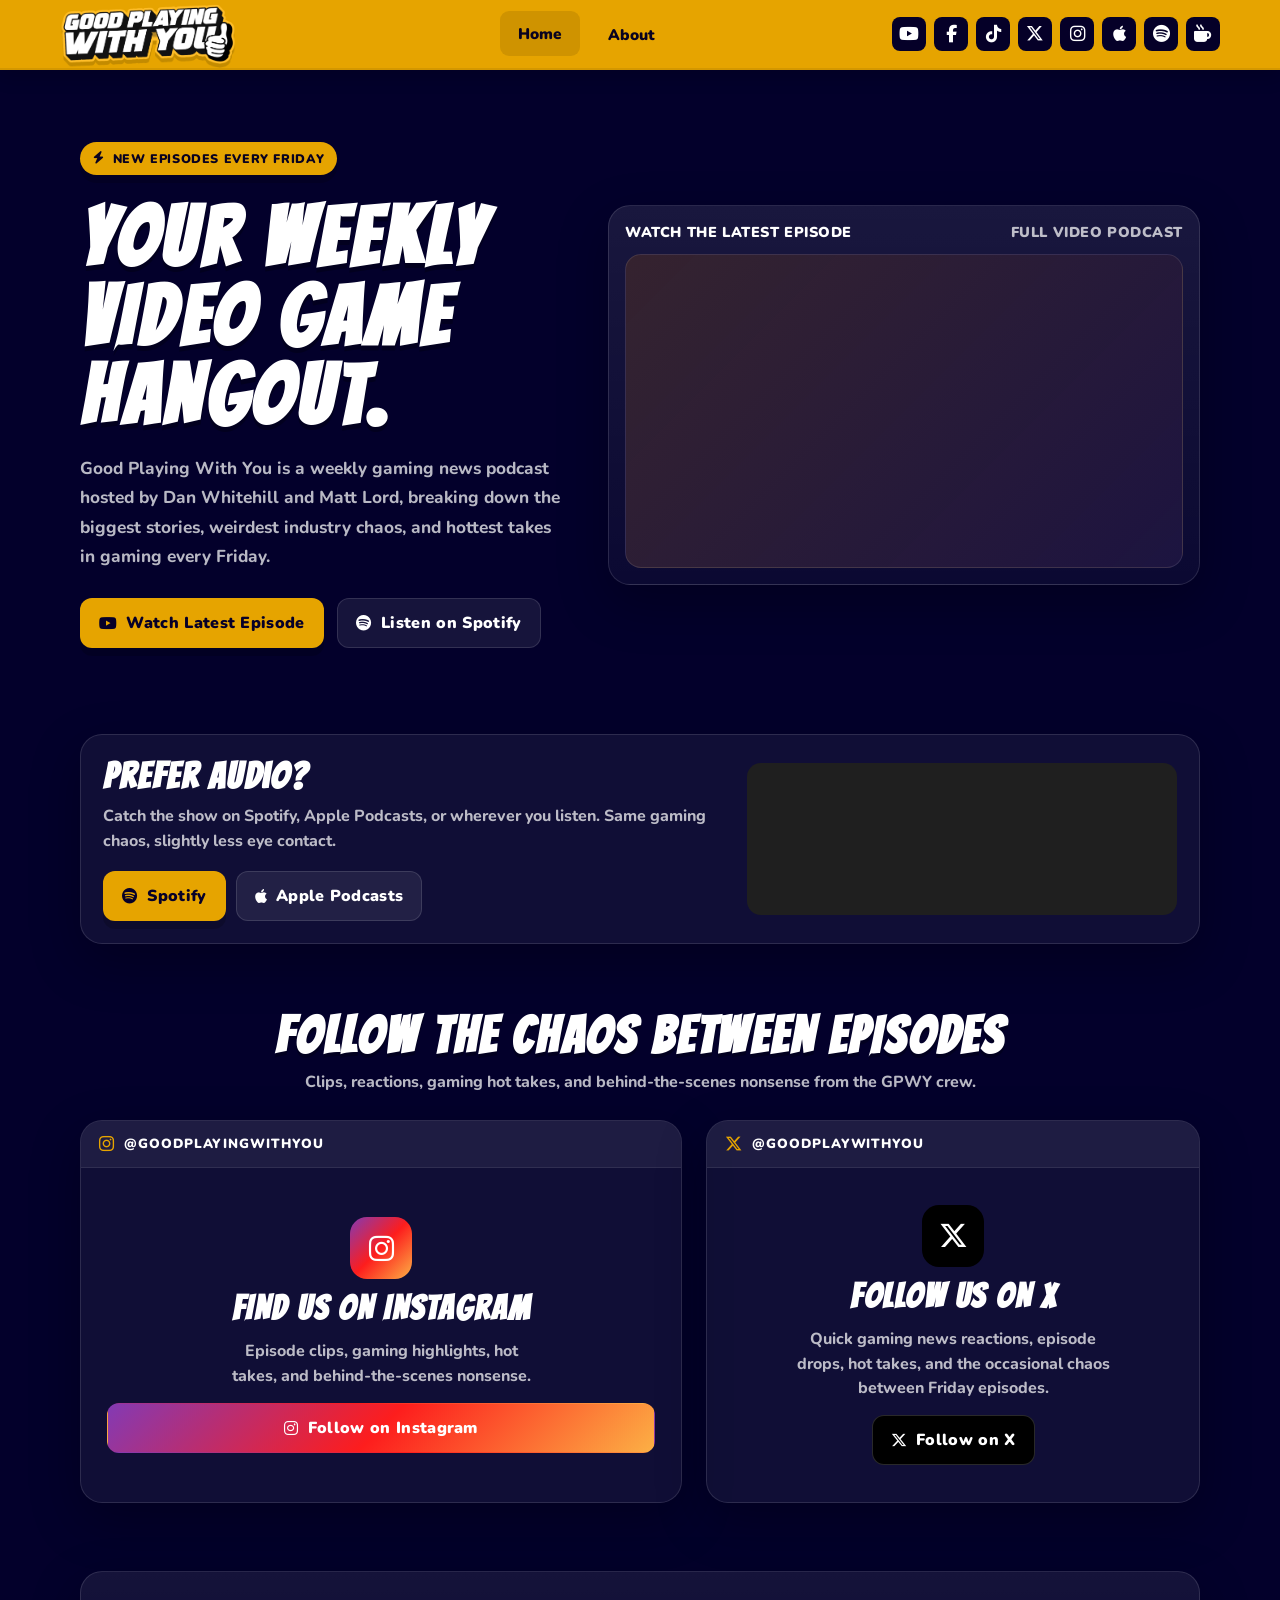
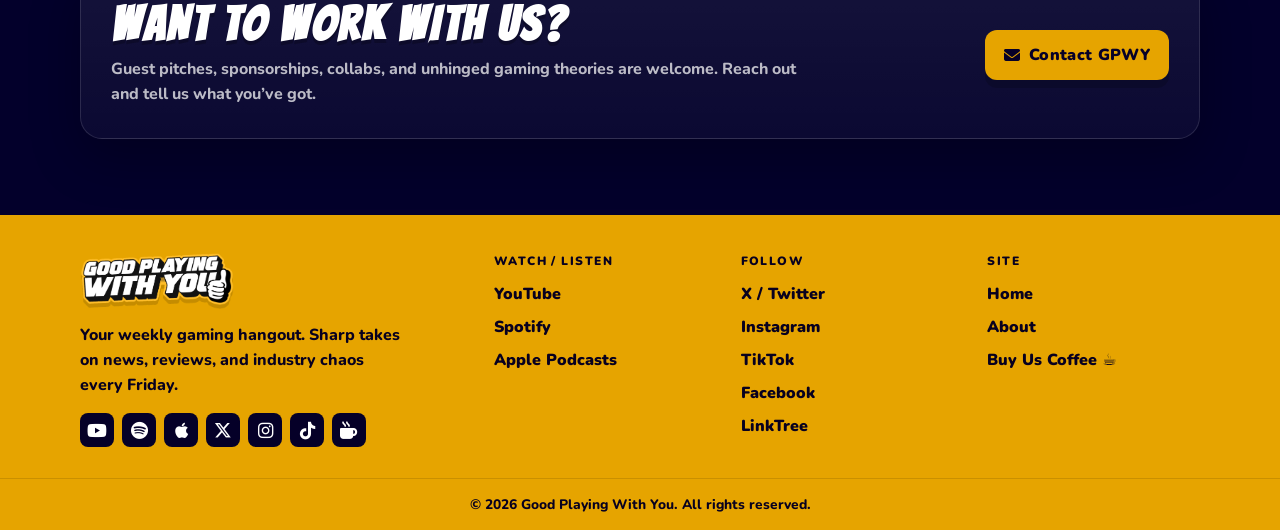
<file: index.html>
<!DOCTYPE html>
<html lang="en">
<head>
  <meta charset="UTF-8" />
  <meta name="viewport" content="width=device-width, initial-scale=1.0" />

  <title>Good Playing With You — Weekly Gaming Podcast</title>
  <meta name="description" content="Good Playing With You is your weekly gaming hangout. Dan Whitehill and Matt Lord break down the biggest gaming news, reviews, and industry chaos every Friday." />
  <meta name="keywords" content="gaming podcast, video game podcast, video game news, gaming news, game reviews, PlayStation, Xbox, Nintendo, YouTube gaming podcast, Spotify gaming podcast, Good Playing With You, Dan Whitehill, Matt Lord" />
  <link rel="canonical" href="https://www.goodplayingwithyou.com" />

  <meta property="og:title" content="Good Playing With You — Weekly Gaming Podcast" />
  <meta property="og:description" content="Your weekly gaming hangout. Sharp takes on gaming news, reviews, leaks, and industry chaos every Friday." />
  <meta property="og:type" content="website" />
  <meta property="og:url" content="https://www.goodplayingwithyou.com" />
  <meta name="twitter:card" content="summary_large_image" />

  <link rel="preconnect" href="https://fonts.googleapis.com">
  <link rel="preconnect" href="https://fonts.gstatic.com" crossorigin>
  <link href="https://fonts.googleapis.com/css2?family=Bangers&family=Nunito:wght@400;600;700;800;900&display=swap" rel="stylesheet">
  <link rel="stylesheet" href="https://cdnjs.cloudflare.com/ajax/libs/font-awesome/6.5.0/css/all.min.css" />

  <style>
    :root {
      --navy: #03002b;
      --navy-2: #090042;
      --gold: #e6a400;
      --gold-dark: #c98e00;
      --white: #ffffff;
      --muted: rgba(255,255,255,0.72);
      --muted-2: rgba(255,255,255,0.52);
      --card: rgba(255,255,255,0.055);
      --card-2: rgba(255,255,255,0.08);
      --line: rgba(255,255,255,0.12);
      --shadow: 0 18px 50px rgba(0,0,0,0.26);
      --radius: 22px;
      --container: 1120px;
    }

    * { box-sizing: border-box; }

    html { scroll-behavior: smooth; }

    body {
      margin: 0;
      background: var(--navy);
      color: var(--white);
      font-family: 'Nunito', system-ui, -apple-system, BlinkMacSystemFont, "Segoe UI", sans-serif;
      min-height: 100vh;
    }

    a { color: inherit; }

    img { max-width: 100%; }

    .container {
      width: min(var(--container), calc(100% - 40px));
      margin: 0 auto;
    }

    /* HEADER */
    .site-header {
      position: sticky;
      top: 0;
      z-index: 100;
      background: var(--gold);
      border-bottom: 2px solid rgba(0,0,0,0.08);
      box-shadow: 0 6px 18px rgba(0,0,0,0.16);
    }

    .header-inner {
      width: min(1160px, calc(100% - 36px));
      margin: 0 auto;
      min-height: 68px;
      display: grid;
      grid-template-columns: 220px 1fr auto;
      align-items: center;
      gap: 18px;
    }

    .site-logo {
      display: inline-flex;
      align-items: center;
      text-decoration: none;
    }

    .site-logo img {
      width: 176px;
      height: auto;
      display: block;
      filter: drop-shadow(0 4px 0 rgba(0,0,0,0.15));
    }

    .header-nav {
      display: flex;
      align-items: center;
      justify-content: center;
      gap: 10px;
    }

    .header-nav a {
      text-decoration: none;
      color: #090220;
      font-weight: 900;
      font-size: 0.96rem;
      padding: 12px 18px;
      border-radius: 9px;
      transition: background 0.2s ease, transform 0.15s ease;
    }

    .header-nav a:hover,
    .header-nav a.active {
      background: rgba(0,0,0,0.1);
      transform: translateY(-1px);
    }

    .header-social,
    .footer-social {
      display: flex;
      align-items: center;
      gap: 8px;
      flex-wrap: wrap;
      justify-content: flex-end;
    }

    .social-icon,
    .footer-social-icon {
      width: 34px;
      height: 34px;
      border-radius: 8px;
      background: #050028;
      color: #fff;
      text-decoration: none;
      display: inline-flex;
      align-items: center;
      justify-content: center;
      font-size: 1.1rem;
      transition: transform 0.15s ease, background 0.2s ease;
    }

    .social-icon:hover,
    .footer-social-icon:hover {
      transform: translateY(-2px);
      background: #17104b;
    }

    .hamburger {
      display: none;
      width: 42px;
      height: 42px;
      border: 0;
      border-radius: 10px;
      background: rgba(0,0,0,0.12);
      padding: 10px;
      cursor: pointer;
    }

    .hamburger span {
      display: block;
      height: 3px;
      background: #090220;
      border-radius: 99px;
      margin: 5px 0;
    }

    .mobile-nav {
      display: none;
      background: var(--gold);
      border-top: 1px solid rgba(0,0,0,0.1);
      padding: 10px 20px 18px;
      text-align: center;
    }

    .mobile-nav a {
      display: block;
      color: #090220;
      font-weight: 900;
      text-decoration: none;
      padding: 12px;
      border-radius: 8px;
    }

    .mobile-nav a:hover { background: rgba(0,0,0,0.1); }

    /* HERO */
    .hero {
      padding: 72px 0 52px;
    }

    .hero-grid {
      display: grid;
      grid-template-columns: minmax(0, 0.9fr) minmax(420px, 1.1fr);
      gap: 44px;
      align-items: center;
    }

    .eyebrow {
      display: inline-flex;
      align-items: center;
      gap: 8px;
      color: #090220;
      background: var(--gold);
      font-weight: 1000;
      letter-spacing: 0.05em;
      text-transform: uppercase;
      font-size: 0.78rem;
      border-radius: 999px;
      padding: 8px 13px;
      box-shadow: 0 8px 0 rgba(0,0,0,0.16);
    }

    .hero h1,
    .section-title,
    .card-title,
    .fallback-title {
      font-family: 'Bangers', Impact, fantasy;
      letter-spacing: 0.055em;
      line-height: 0.95;
      text-transform: uppercase;
    }

    .hero h1 {
      font-size: clamp(3.1rem, 6.5vw, 6.25rem);
      margin: 24px 0 18px;
      text-shadow: 0 5px 0 rgba(0,0,0,0.28);
    }

    .hero-copy {
      color: var(--muted);
      font-size: 1.08rem;
      font-weight: 750;
      line-height: 1.7;
      max-width: 560px;
      margin: 0 0 26px;
    }

    .button-row {
      display: flex;
      flex-wrap: wrap;
      gap: 13px;
      align-items: center;
    }

    .btn {
      display: inline-flex;
      align-items: center;
      justify-content: center;
      gap: 9px;
      min-height: 48px;
      padding: 13px 18px;
      border-radius: 12px;
      font-weight: 1000;
      text-decoration: none;
      letter-spacing: 0.02em;
      transition: transform 0.15s ease, opacity 0.2s ease, background 0.2s ease;
      border: 1px solid transparent;
    }

    .btn:hover { transform: translateY(-2px); }

    .btn-primary {
      background: var(--gold);
      color: #070028;
      box-shadow: 0 8px 0 rgba(0,0,0,0.18);
    }

    .btn-secondary {
      background: rgba(255,255,255,0.08);
      border-color: var(--line);
      color: #fff;
    }

    .hero-media {
      background: linear-gradient(180deg, rgba(255,255,255,0.09), rgba(255,255,255,0.035));
      border: 1px solid var(--line);
      border-radius: var(--radius);
      padding: 16px;
      box-shadow: var(--shadow);
    }

    .media-label {
      display: flex;
      justify-content: space-between;
      gap: 16px;
      align-items: center;
      margin-bottom: 12px;
      color: var(--muted);
      font-size: 0.9rem;
      font-weight: 900;
      letter-spacing: 0.04em;
      text-transform: uppercase;
    }

    .media-label span:first-child {
      color: #fff;
    }

    .youtube-frame {
      aspect-ratio: 16 / 9;
      border-radius: 16px;
      overflow: hidden;
      background:
        linear-gradient(135deg, rgba(230,164,0,0.16), rgba(255,255,255,0.04)),
        #130a38;
      position: relative;
      border: 1px solid rgba(255,255,255,0.1);
    }

    .youtube-frame iframe {
      width: 100%;
      height: 100%;
      border: 0;
      display: block;
    }

    .youtube-placeholder {
      position: absolute;
      inset: 0;
      display: flex;
      align-items: center;
      justify-content: center;
      text-align: center;
      padding: 28px;
    }

    .youtube-placeholder-inner {
      max-width: 420px;
    }

    .youtube-placeholder i {
      font-size: 3.25rem;
      color: var(--gold);
      margin-bottom: 14px;
    }

    .youtube-placeholder h2 {
      margin: 0 0 10px;
      font-size: 1.5rem;
    }

    .youtube-placeholder p {
      margin: 0 0 18px;
      color: var(--muted);
      line-height: 1.55;
      font-weight: 750;
    }

    /* SECTIONS */
    .section {
      padding: 34px 0;
    }

    .section-head {
      text-align: center;
      max-width: 760px;
      margin: 0 auto 24px;
    }

    .section-title {
      font-size: clamp(2.1rem, 4vw, 3.2rem);
      margin: 0 0 10px;
      text-shadow: 0 4px 0 rgba(0,0,0,0.24);
    }

    .section-copy {
      margin: 0 auto;
      color: var(--muted);
      font-weight: 760;
      font-size: 1rem;
      line-height: 1.6;
    }

    /* AUDIO */
    .audio-card {
      background: var(--card);
      border: 1px solid var(--line);
      border-radius: var(--radius);
      padding: 22px;
      display: grid;
      grid-template-columns: 1fr minmax(260px, 430px);
      gap: 22px;
      align-items: center;
      box-shadow: var(--shadow);
    }

    .audio-card h2 {
      margin: 0 0 8px;
      font-family: 'Bangers', Impact, fantasy;
      letter-spacing: 0.05em;
      font-size: 2.3rem;
    }

    .audio-card p {
      margin: 0;
      color: var(--muted);
      font-weight: 760;
      line-height: 1.6;
    }

    .listen-buttons {
      display: flex;
      gap: 10px;
      flex-wrap: wrap;
      margin-top: 16px;
    }

    .spotify-compact iframe {
      width: 100%;
      height: 152px;
      border: 0;
      border-radius: 14px;
      display: block;
      background: #1f1f1f;
    }

    /* SOCIAL */
    .social-grid {
      display: grid;
      grid-template-columns: minmax(0, 1fr) minmax(320px, 0.82fr);
      gap: 24px;
      align-items: stretch;
    }

    .feed-panel {
      background: var(--card);
      border: 1px solid var(--line);
      border-radius: var(--radius);
      overflow: hidden;
      box-shadow: var(--shadow);
      min-width: 0;
    }

    .feed-panel-header {
      display: flex;
      align-items: center;
      gap: 10px;
      padding: 14px 18px;
      background: rgba(255,255,255,0.06);
      border-bottom: 1px solid rgba(255,255,255,0.08);
    }

    .feed-panel-header i {
      font-size: 1.08rem;
      color: var(--gold);
    }

    .feed-panel-header span {
      font-weight: 1000;
      font-size: 0.83rem;
      letter-spacing: 0.07em;
      text-transform: uppercase;
    }

    .insta-grid {
      display: grid;
      grid-template-columns: repeat(2, 1fr);
      gap: 6px;
      padding: 8px;
      background: rgba(0,0,0,0.38);
      max-height: 620px;
      overflow: hidden;
    }

    .insta-post {
      position: relative;
      aspect-ratio: 4 / 5;
      display: block;
      overflow: hidden;
      border-radius: 12px;
      text-decoration: none;
      background: rgba(255,255,255,0.06);
      border: 1px solid rgba(255,255,255,0.06);
    }

    .insta-post img {
      width: 100%;
      height: 100%;
      object-fit: cover;
      object-position: center top;
      display: block;
      transition: transform 0.35s ease;
    }

    .insta-post:hover img { transform: scale(1.04); }

    .insta-post::before {
      content: "";
      position: absolute;
      inset: 0;
      background: linear-gradient(to top, rgba(3,0,43,0.84), rgba(3,0,43,0.18) 48%, transparent 72%);
      z-index: 1;
      pointer-events: none;
    }

    .insta-post-caption {
      position: absolute;
      left: 0;
      right: 0;
      bottom: 0;
      z-index: 2;
      padding: 12px;
      color: #fff;
      font-weight: 900;
      font-size: 0.78rem;
      line-height: 1.28;
      margin: 0;
      display: -webkit-box;
      -webkit-line-clamp: 2;
      -webkit-box-orient: vertical;
      overflow: hidden;
    }

    .insta-play-btn {
      position: absolute;
      z-index: 3;
      left: 50%;
      top: 50%;
      transform: translate(-50%, -50%);
      width: 48px;
      height: 48px;
      border-radius: 50%;
      background: rgba(255,255,255,0.18);
      border: 2px solid rgba(255,255,255,0.6);
      backdrop-filter: blur(6px);
      display: inline-flex;
      align-items: center;
      justify-content: center;
      color: #fff;
      transition: background 0.2s ease, transform 0.2s ease;
    }

    .insta-post:hover .insta-play-btn {
      background: rgba(230,164,0,0.86);
      transform: translate(-50%, -50%) scale(1.08);
    }

    .insta-play-btn i { margin-left: 3px; }

    .follow-bar {
      padding: 16px;
      border-top: 1px solid rgba(255,255,255,0.08);
    }

    .btn-follow-insta {
      width: 100%;
      background: linear-gradient(135deg, #833ab4, #fd1d1d, #fcb045);
      color: #fff;
    }

    .insta-loading {
      display: grid;
      grid-template-columns: repeat(2, 1fr);
      gap: 6px;
      padding: 8px;
      background: rgba(0,0,0,0.38);
    }

    .insta-skeleton {
      aspect-ratio: 4 / 5;
      border-radius: 12px;
      background: rgba(255,255,255,0.08);
      animation: shimmer 1.4s infinite ease-in-out;
    }

    @keyframes shimmer {
      0%, 100% { opacity: 0.42; }
      50% { opacity: 0.88; }
    }

    .social-fallback,
    .x-fallback {
      min-height: 334px;
      padding: 36px 26px;
      display: flex;
      flex-direction: column;
      justify-content: center;
      align-items: center;
      text-align: center;
      gap: 14px;
    }

    .fallback-icon {
      width: 62px;
      height: 62px;
      border-radius: 17px;
      background: #000;
      display: inline-flex;
      align-items: center;
      justify-content: center;
      font-size: 1.8rem;
      color: #fff;
    }

    .instagram-icon-bg {
      background: linear-gradient(135deg, #833ab4, #fd1d1d, #fcb045);
    }

    .fallback-title {
      margin: 0;
      font-size: 2.1rem;
    }

    .social-fallback p,
    .x-fallback p {
      color: var(--muted);
      font-weight: 760;
      line-height: 1.55;
      margin: 0;
      max-width: 320px;
    }

    .btn-follow-x {
      background: #000;
      color: #fff;
      border: 1px solid rgba(255,255,255,0.16);
    }

    .x-panel {
      display: flex;
      flex-direction: column;
      min-height: 100%;
    }

    .twitter-feed-wrap {
      min-height: 334px;
      max-height: 460px;
      overflow: hidden;
      position: relative;
      flex: 1;
    }

    .twitter-feed-wrap iframe {
      width: 100% !important;
      max-height: 460px !important;
    }

    .x-loading {
      min-height: 334px;
      display: flex;
      justify-content: center;
      align-items: center;
      gap: 10px;
      color: var(--muted-2);
      font-weight: 800;
      font-size: 0.92rem;
    }

    .x-loading i { animation: spin 1s linear infinite; }

    @keyframes spin { to { transform: rotate(360deg); } }

    /* MODAL */
    .modal-backdrop {
      position: fixed;
      inset: 0;
      z-index: 1000;
      background: rgba(3,0,43,0.94);
      display: flex;
      align-items: center;
      justify-content: center;
      padding: 20px;
    }

    .modal-inner {
      position: relative;
      width: 100%;
      max-width: 500px;
    }

    .modal-close {
      position: absolute;
      top: -48px;
      right: 0;
      background: transparent;
      border: 0;
      color: #fff;
      font-size: 2.4rem;
      line-height: 1;
      cursor: pointer;
      opacity: 0.75;
    }

    .modal-close:hover { opacity: 1; }

    .modal-img-wrap,
    .modal-embed {
      border-radius: 16px;
      overflow: hidden;
      background: #000;
      border: 1px solid rgba(255,255,255,0.12);
    }

    .modal-img-wrap img {
      width: 100%;
      max-height: 78vh;
      object-fit: contain;
      display: block;
    }

    .modal-embed {
      background: #fff;
      min-height: 360px;
      display: flex;
      align-items: center;
      justify-content: center;
    }

    .modal-footer {
      margin-top: 14px;
      text-align: center;
    }

    .modal-caption {
      color: rgba(255,255,255,0.78);
      font-weight: 750;
      line-height: 1.45;
      margin: 0 0 9px;
    }

    .modal-ig-link {
      color: var(--gold);
      font-weight: 900;
      text-decoration: none;
    }

    .modal-loading {
      color: var(--navy);
      font-weight: 900;
      display: flex;
      align-items: center;
      gap: 10px;
    }


    /* CONTACT */
    .contact-card {
      background: linear-gradient(180deg, rgba(255,255,255,0.075), rgba(255,255,255,0.035));
      border: 1px solid var(--line);
      border-radius: var(--radius);
      padding: 30px;
      display: grid;
      grid-template-columns: 1fr auto;
      gap: 24px;
      align-items: center;
      box-shadow: var(--shadow);
    }

    .contact-card h2 {
      margin: 0 0 9px;
      font-family: 'Bangers', Impact, fantasy;
      letter-spacing: 0.055em;
      font-size: clamp(2.1rem, 4vw, 3rem);
      line-height: 0.95;
      text-transform: uppercase;
      text-shadow: 0 4px 0 rgba(0,0,0,0.22);
    }

    .contact-card p {
      margin: 0;
      color: var(--muted);
      font-weight: 760;
      line-height: 1.6;
      max-width: 690px;
    }

    .contact-actions {
      display: flex;
      justify-content: flex-end;
    }

    /* FOOTER */
    .site-footer {
      margin-top: 42px;
      background: var(--gold);
      color: #08001f;
    }

    .footer-inner {
      width: min(1120px, calc(100% - 40px));
      margin: 0 auto;
      padding: 38px 0 30px;
      display: grid;
      grid-template-columns: minmax(240px, 1.25fr) repeat(3, minmax(130px, 0.7fr));
      gap: 34px;
      align-items: start;
    }

    .footer-logo img {
      width: 154px;
      filter: drop-shadow(0 4px 0 rgba(0,0,0,0.14));
    }

    .footer-brand p {
      margin: 12px 0 16px;
      font-weight: 800;
      line-height: 1.55;
      max-width: 320px;
    }

    .footer-social { justify-content: flex-start; }

    .footer-col h4 {
      margin: 0 0 14px;
      text-transform: uppercase;
      letter-spacing: 0.12em;
      font-size: 0.75rem;
      font-weight: 1000;
    }

    .footer-col a {
      display: block;
      color: #08001f;
      text-decoration: none;
      font-weight: 900;
      margin: 0 0 11px;
    }

    .footer-col a:hover { text-decoration: underline; }

    .footer-bottom {
      border-top: 1px solid rgba(0,0,0,0.12);
      text-align: center;
      padding: 16px 20px;
      font-weight: 800;
      font-size: 0.86rem;
    }

    /* RESPONSIVE */
    @media (max-width: 980px) {
      .header-inner {
        grid-template-columns: 180px 1fr auto;
      }

      .header-social {
        display: none;
      }

      .hamburger {
        display: inline-block;
      }

      .mobile-nav.open {
        display: block;
      }

      .hero-grid,
      .audio-card,
      .social-grid,
      .contact-card,
      .footer-inner {
        grid-template-columns: 1fr;
      }

      .hero {
        padding-top: 46px;
      }

      .hero-copy {
        max-width: 720px;
      }

      .audio-card,
      .contact-card {
        text-align: center;
      }

      .listen-buttons,
      .contact-actions {
        justify-content: center;
      }

      .footer-inner {
        gap: 24px;
      }
    }

    @media (max-width: 620px) {
      .container,
      .header-inner,
      .footer-inner {
        width: min(100% - 28px, var(--container));
      }

      .header-inner {
        min-height: 64px;
        grid-template-columns: 1fr auto;
      }

      .site-logo img {
        width: 152px;
      }

      .header-nav {
        display: none;
      }

      .hero h1 {
        font-size: 3.2rem;
      }

      .button-row .btn {
        width: 100%;
      }

      .media-label {
        flex-direction: column;
        align-items: flex-start;
        gap: 4px;
      }

      .insta-grid,
      .insta-loading {
        grid-template-columns: 1fr 1fr;
      }

      .social-fallback,
      .x-fallback,
      .x-loading {
        min-height: 270px;
      }

      .twitter-feed-wrap {
        min-height: 270px;
      }
    }
  </style>
</head>

<body>
  <header class="site-header">
    <div class="header-inner">
      <a href="index.html" class="site-logo" aria-label="Good Playing With You home">
        <img src="assets/Header_Logo.webp" alt="Good Playing With You" />
      </a>

      <nav class="header-nav" aria-label="Primary navigation">
        <a href="index.html" class="active">Home</a>
        <a href="about.html">About</a>
      </nav>

      <div class="header-social" aria-label="Social links">
        <a href="https://www.youtube.com/@GoodPlayingWithYou" target="_blank" rel="noopener" class="social-icon" aria-label="YouTube"><i class="fa-brands fa-youtube"></i></a>
        <a href="https://www.facebook.com/people/Good-Playing-With-You-Video-Game-Podcast/61562592381862/" target="_blank" rel="noopener" class="social-icon" aria-label="Facebook"><i class="fa-brands fa-facebook-f"></i></a>
        <a href="https://www.tiktok.com/@gpwy2" target="_blank" rel="noopener" class="social-icon" aria-label="TikTok"><i class="fa-brands fa-tiktok"></i></a>
        <a href="https://x.com/goodplaywithyou" target="_blank" rel="noopener" class="social-icon" aria-label="X / Twitter"><i class="fa-brands fa-x-twitter"></i></a>
        <a href="https://www.instagram.com/goodplayingwithyou/" target="_blank" rel="noopener" class="social-icon" aria-label="Instagram"><i class="fa-brands fa-instagram"></i></a>
        <a href="https://podcasts.apple.com/us/podcast/good-playing-with-you/id1723094871" target="_blank" rel="noopener" class="social-icon" aria-label="Apple Podcasts"><i class="fa-brands fa-apple"></i></a>
        <a href="https://podcasters.spotify.com/pod/show/goodplayingwithyou" target="_blank" rel="noopener" class="social-icon" aria-label="Spotify"><i class="fa-brands fa-spotify"></i></a>
        <a href="https://www.buymeacoffee.com/GPWY" target="_blank" rel="noopener" class="social-icon" aria-label="Buy Us Coffee"><i class="fa-solid fa-mug-hot"></i></a>
      </div>

      <button class="hamburger" id="hamburger" aria-label="Open menu" aria-expanded="false">
        <span></span><span></span><span></span>
      </button>
    </div>

    <nav class="mobile-nav" id="mobileNav" aria-label="Mobile navigation">
      <a href="index.html">Home</a>
      <a href="about.html">About</a>
      <a href="https://www.youtube.com/@GoodPlayingWithYou" target="_blank" rel="noopener">YouTube</a>
      <a href="https://podcasters.spotify.com/pod/show/goodplayingwithyou" target="_blank" rel="noopener">Spotify</a>
      <a href="https://www.instagram.com/goodplayingwithyou/" target="_blank" rel="noopener">Instagram</a>
    </nav>
  </header>

  <main>
    <section class="hero">
      <div class="container hero-grid">
        <div class="hero-copy-block">
          <div class="eyebrow"><i class="fa-solid fa-bolt"></i> New episodes every Friday</div>
          <h1>Your weekly video game hangout.</h1>
          <p class="hero-copy">
            Good Playing With You is a weekly gaming news podcast hosted by Dan Whitehill and Matt Lord,
            breaking down the biggest stories, weirdest industry chaos, and hottest takes in gaming every Friday.
          </p>
          <div class="button-row">
            <a class="btn btn-primary" href="https://www.youtube.com/@GoodPlayingWithYou" target="_blank" rel="noopener">
              <i class="fa-brands fa-youtube"></i> Watch Latest Episode
            </a>
            <a class="btn btn-secondary" href="https://podcasters.spotify.com/pod/show/goodplayingwithyou" target="_blank" rel="noopener">
              <i class="fa-brands fa-spotify"></i> Listen on Spotify
            </a>
          </div>
        </div>

        <div class="hero-media">
          <div class="media-label">
            <span>Watch the Latest Episode</span>
            <span>Full video podcast</span>
          </div>
          <div class="youtube-frame" id="youtubeFrame">
            <!-- Optional: paste a specific YouTube embed URL into LATEST_YOUTUBE_EMBED_URL below. -->
            <div class="youtube-placeholder" id="youtubePlaceholder">
              <div class="youtube-placeholder-inner">
                <i class="fa-brands fa-youtube"></i>
                <h2>Latest episode lives on YouTube</h2>
                <p>Watch the newest full episode from the official Good Playing With You podcast playlist.</p>
                <a class="btn btn-primary" href="https://www.youtube.com/playlist?list=PLu9eJrCDhAk-OmrEUvAslFwPf0pylASG6" target="_blank" rel="noopener">
                  Watch Latest Episode
                </a>
              </div>
            </div>
          </div>
        </div>
      </div>
    </section>

    <section class="section listen-section">
      <div class="container">
        <div class="audio-card">
          <div>
            <h2>Prefer audio?</h2>
            <p>Catch the show on Spotify, Apple Podcasts, or wherever you listen. Same gaming chaos, slightly less eye contact.</p>
            <div class="listen-buttons">
              <a class="btn btn-primary" href="https://podcasters.spotify.com/pod/show/goodplayingwithyou" target="_blank" rel="noopener"><i class="fa-brands fa-spotify"></i> Spotify</a>
              <a class="btn btn-secondary" href="https://podcasts.apple.com/us/podcast/good-playing-with-you/id1723094871" target="_blank" rel="noopener"><i class="fa-brands fa-apple"></i> Apple Podcasts</a>
            </div>
          </div>
          <div class="spotify-compact">
            <iframe
              src="https://open.spotify.com/embed/show/6EOLY8FjUKmcVaoT7fnpCE?utm_source=generator&theme=0"
              allowfullscreen=""
              allow="autoplay; clipboard-write; encrypted-media; fullscreen; picture-in-picture"
              loading="lazy"
              title="Good Playing With You Podcast on Spotify">
            </iframe>
          </div>
        </div>
      </div>
    </section>

    <section class="section social-section">
      <div class="container">
        <div class="section-head">
          <h2 class="section-title">Follow the Chaos Between Episodes</h2>
          <p class="section-copy">Clips, reactions, gaming hot takes, and behind-the-scenes nonsense from the GPWY crew.</p>
        </div>

        <div class="social-grid">
          <article class="feed-panel insta-panel" aria-label="Instagram feed">
            <div class="feed-panel-header">
              <i class="fa-brands fa-instagram"></i>
              <span>@goodplayingwithyou</span>
            </div>
            <div id="instaContent"></div>
          </article>

          <article class="feed-panel x-panel" aria-label="X / Twitter feed">
            <div class="feed-panel-header">
              <i class="fa-brands fa-x-twitter"></i>
              <span>@goodplaywithyou</span>
            </div>
            <div class="twitter-feed-wrap" id="xFeedWrap">
              <div class="x-loading" id="xLoading">
                <i class="fa-solid fa-circle-notch"></i> Loading X posts…
              </div>
            </div>
          </article>
        </div>
      </div>
    </section>

    <section class="section contact-section" id="contact">
      <div class="container">
        <div class="contact-card">
          <div>
            <h2>Want to work with us?</h2>
            <p>Guest pitches, sponsorships, collabs, and unhinged gaming theories are welcome. Reach out and tell us what you’ve got.</p>
          </div>
          <div class="contact-actions">
            <a class="btn btn-primary" id="contactEmailLink" href="mailto:goodplayingwithyou@gmail.com?subject=Good%20Playing%20With%20You%20Inquiry">
              <i class="fa-solid fa-envelope"></i> Contact GPWY
            </a>
          </div>
        </div>
      </div>
    </section>

  </main>

  <footer class="site-footer">
    <div class="footer-inner">
      <div class="footer-brand">
        <a href="index.html" class="footer-logo" aria-label="Good Playing With You home">
          <img src="assets/Header_Logo.webp" alt="Good Playing With You" />
        </a>
        <p>Your weekly gaming hangout. Sharp takes on news, reviews, and industry chaos every Friday.</p>
        <div class="footer-social">
          <a href="https://www.youtube.com/@GoodPlayingWithYou" target="_blank" rel="noopener" class="footer-social-icon" aria-label="YouTube"><i class="fa-brands fa-youtube"></i></a>
          <a href="https://podcasters.spotify.com/pod/show/goodplayingwithyou" target="_blank" rel="noopener" class="footer-social-icon" aria-label="Spotify"><i class="fa-brands fa-spotify"></i></a>
          <a href="https://podcasts.apple.com/us/podcast/good-playing-with-you/id1723094871" target="_blank" rel="noopener" class="footer-social-icon" aria-label="Apple Podcasts"><i class="fa-brands fa-apple"></i></a>
          <a href="https://x.com/goodplaywithyou" target="_blank" rel="noopener" class="footer-social-icon" aria-label="X / Twitter"><i class="fa-brands fa-x-twitter"></i></a>
          <a href="https://www.instagram.com/goodplayingwithyou/" target="_blank" rel="noopener" class="footer-social-icon" aria-label="Instagram"><i class="fa-brands fa-instagram"></i></a>
          <a href="https://www.tiktok.com/@gpwy2" target="_blank" rel="noopener" class="footer-social-icon" aria-label="TikTok"><i class="fa-brands fa-tiktok"></i></a>
          <a href="https://www.buymeacoffee.com/GPWY" target="_blank" rel="noopener" class="footer-social-icon" aria-label="Buy Us Coffee"><i class="fa-solid fa-mug-hot"></i></a>
        </div>
      </div>

      <div class="footer-col">
        <h4>Watch / Listen</h4>
        <a href="https://www.youtube.com/@GoodPlayingWithYou" target="_blank" rel="noopener">YouTube</a>
        <a href="https://podcasters.spotify.com/pod/show/goodplayingwithyou" target="_blank" rel="noopener">Spotify</a>
        <a href="https://podcasts.apple.com/us/podcast/good-playing-with-you/id1723094871" target="_blank" rel="noopener">Apple Podcasts</a>
      </div>

      <div class="footer-col">
        <h4>Follow</h4>
        <a href="https://x.com/goodplaywithyou" target="_blank" rel="noopener">X / Twitter</a>
        <a href="https://www.instagram.com/goodplayingwithyou/" target="_blank" rel="noopener">Instagram</a>
        <a href="https://www.tiktok.com/@gpwy2" target="_blank" rel="noopener">TikTok</a>
        <a href="https://www.facebook.com/people/Good-Playing-With-You-Video-Game-Podcast/61562592381862/" target="_blank" rel="noopener">Facebook</a>
        <a href="https://linktr.ee/goodplayingwithyou" target="_blank" rel="noopener">LinkTree</a>
      </div>

      <div class="footer-col">
        <h4>Site</h4>
        <a href="index.html">Home</a>
        <a href="about.html">About</a>
        <a href="https://www.buymeacoffee.com/GPWY" target="_blank" rel="noopener">Buy Us Coffee ☕</a>
      </div>
    </div>
    <div class="footer-bottom">© 2026 Good Playing With You. All rights reserved.</div>
  </footer>

  <script>
    // ════════════════════════════════════════════════════════════
    // CONFIG
    // ════════════════════════════════════════════════════════════

    // Official GPWY podcast playlist embed. Keep the playlist sorted with the newest episode first.
    const LATEST_YOUTUBE_EMBED_URL = 'https://www.youtube.com/embed/videoseries?list=PLu9eJrCDhAk-OmrEUvAslFwPf0pylASG6';

    // Current Behold feed from the last index.html.
    const BEHOLD_FEED_URL = 'https://feeds.behold.so/zXK2U4t1LAZt4LiDlWlB';

    // Keep the social preview tight. Four posts keeps Instagram useful without letting it take over the page.
    const INSTA_POST_COUNT = 4;

    // ════════════════════════════════════════════════════════════
    // HERO YOUTUBE EMBED
    // ════════════════════════════════════════════════════════════

    (function initYoutubeEmbed() {
      const frame = document.getElementById('youtubeFrame');
      const url = LATEST_YOUTUBE_EMBED_URL.trim();

      if (!frame || !url) return;

      frame.innerHTML = `
        <iframe
          src="${url}"
          title="Latest Good Playing With You episode"
          allow="accelerometer; autoplay; clipboard-write; encrypted-media; gyroscope; picture-in-picture; web-share"
          referrerpolicy="strict-origin-when-cross-origin"
          allowfullscreen>
        </iframe>`;
    })();

    // ════════════════════════════════════════════════════════════
    // INSTAGRAM FEED
    // ════════════════════════════════════════════════════════════

    const instaContent = document.getElementById('instaContent');

    function showInstaLoading() {
      const skeletons = Array.from({ length: INSTA_POST_COUNT }, () => '<div class="insta-skeleton"></div>').join('');
      instaContent.innerHTML = `<div class="insta-loading">${skeletons}</div>`;
    }

    function showInstaFallback() {
      instaContent.innerHTML = `
        <div class="social-fallback">
          <div class="fallback-icon instagram-icon-bg"><i class="fa-brands fa-instagram"></i></div>
          <h3 class="fallback-title">Find Us on Instagram</h3>
          <p>Episode clips, gaming highlights, hot takes, and behind-the-scenes nonsense.</p>
          <a class="btn btn-follow-insta" href="https://www.instagram.com/goodplayingwithyou/" target="_blank" rel="noopener">
            <i class="fa-brands fa-instagram"></i> Follow on Instagram
          </a>
        </div>`;
    }

    function buildMediaUrl(post) {
      return post.sizes?.medium?.mediaUrl
          || post.sizes?.small?.mediaUrl
          || post.thumbnailUrl
          || post.mediaUrl
          || '';
    }

    function truncateCaption(caption, maxLen = 86) {
      if (!caption) return '';
      const clean = caption.replace(/\s+/g, ' ').trim();
      return clean.length > maxLen ? clean.slice(0, maxLen).trim() + '…' : clean;
    }

    function renderInstaGrid(posts) {
      const limited = posts.slice(0, INSTA_POST_COUNT);
      if (!limited.length) {
        showInstaFallback();
        return;
      }

      window._instaPosts = limited;

      const items = limited.map((post, idx) => {
        const imgUrl = buildMediaUrl(post);
        const caption = truncateCaption(post.prunedCaption || post.caption);
        const isVideo = post.mediaType === 'VIDEO' || post.isReel;
        const isAlbum = post.mediaType === 'CAROUSEL_ALBUM';

        return `
          <a class="insta-post" href="${post.permalink}" data-idx="${idx}" aria-label="Open Instagram post">
            <img src="${imgUrl}" alt="${caption || 'Instagram post'}" loading="lazy" />
            ${isVideo ? '<span class="insta-play-btn"><i class="fa-solid fa-play"></i></span>' : ''}
            ${isAlbum ? '<span class="insta-play-btn"><i class="fa-solid fa-images"></i></span>' : ''}
            ${caption ? `<p class="insta-post-caption">${caption}</p>` : ''}
          </a>`;
      }).join('');

      instaContent.innerHTML = `
        <div class="insta-grid" id="instaGrid">${items}</div>
        <div class="follow-bar">
          <a class="btn btn-follow-insta" href="https://www.instagram.com/goodplayingwithyou/" target="_blank" rel="noopener">
            <i class="fa-brands fa-instagram"></i> Follow on Instagram
          </a>
        </div>`;

      document.getElementById('instaGrid').addEventListener('click', (e) => {
        const postEl = e.target.closest('.insta-post');
        if (!postEl) return;
        e.preventDefault();
        const idx = parseInt(postEl.dataset.idx, 10);
        openInstaModal(window._instaPosts[idx]);
      });
    }

    async function loadInstaFeed() {
      if (!BEHOLD_FEED_URL || !BEHOLD_FEED_URL.trim()) {
        showInstaFallback();
        return;
      }

      showInstaLoading();

      try {
        const res = await fetch(BEHOLD_FEED_URL);
        if (!res.ok) throw new Error(`HTTP ${res.status}`);
        const data = await res.json();
        const posts = Array.isArray(data) ? data : (data.posts || []);
        renderInstaGrid(posts);
      } catch (err) {
        console.warn('Instagram feed failed:', err);
        showInstaFallback();
      }
    }

    loadInstaFeed();

    // ════════════════════════════════════════════════════════════
    // INSTAGRAM MODAL
    // ════════════════════════════════════════════════════════════

    let embedJsLoaded = false;

    function loadInstagramEmbedJs() {
      return new Promise((resolve) => {
        if (window.instgrm || embedJsLoaded) {
          resolve();
          return;
        }

        const s = document.createElement('script');
        s.src = 'https://www.instagram.com/embed.js';
        s.async = true;
        s.onload = () => {
          embedJsLoaded = true;
          resolve();
        };
        s.onerror = () => resolve();
        document.head.appendChild(s);
      });
    }

    function openInstaModal(post) {
      if (!post) return;

      const isVideo = post.mediaType === 'VIDEO' || post.isReel;
      const caption = truncateCaption(post.prunedCaption || post.caption, 130);
      const igLink = post.permalink;

      const backdrop = document.createElement('div');
      backdrop.className = 'modal-backdrop';
      backdrop.id = 'instaModal';

      if (isVideo) {
        backdrop.innerHTML = `
          <div class="modal-inner">
            <button class="modal-close" aria-label="Close">&times;</button>
            <div class="modal-embed" id="modalEmbed">
              <div class="modal-loading"><i class="fa-solid fa-circle-notch"></i> Loading reel…</div>
            </div>
            <div class="modal-footer">
              ${caption ? `<p class="modal-caption">${caption}</p>` : ''}
              <a class="modal-ig-link" href="${igLink}" target="_blank" rel="noopener">
                <i class="fa-brands fa-instagram"></i> Open on Instagram
              </a>
            </div>
          </div>`;

        document.body.appendChild(backdrop);

        loadInstagramEmbedJs().then(() => {
          const wrap = document.getElementById('modalEmbed');
          if (!wrap) return;

          wrap.innerHTML = `
            <blockquote class="instagram-media"
              data-instgrm-permalink="${igLink}"
              data-instgrm-version="14"
              style="margin:0;min-width:326px;max-width:100%;width:calc(100% - 2px);">
            </blockquote>`;

          if (window.instgrm?.Embeds?.process) {
            window.instgrm.Embeds.process();
          }
        });
      } else {
        const imgUrl = post.sizes?.large?.mediaUrl || post.sizes?.medium?.mediaUrl || buildMediaUrl(post);

        backdrop.innerHTML = `
          <div class="modal-inner">
            <button class="modal-close" aria-label="Close">&times;</button>
            <div class="modal-img-wrap">
              <img src="${imgUrl}" alt="${caption || 'Instagram post'}" />
            </div>
            <div class="modal-footer">
              ${caption ? `<p class="modal-caption">${caption}</p>` : ''}
              <a class="modal-ig-link" href="${igLink}" target="_blank" rel="noopener">
                <i class="fa-brands fa-instagram"></i> Open on Instagram
              </a>
            </div>
          </div>`;

        document.body.appendChild(backdrop);
      }

      document.body.style.overflow = 'hidden';

      backdrop.addEventListener('click', (e) => {
        if (e.target === backdrop) closeInstaModal();
      });

      backdrop.querySelector('.modal-close').addEventListener('click', closeInstaModal);
    }

    function closeInstaModal() {
      const modal = document.getElementById('instaModal');
      if (modal) modal.remove();
      document.body.style.overflow = '';
    }

    document.addEventListener('keydown', (e) => {
      if (e.key === 'Escape') closeInstaModal();
    });

    // ════════════════════════════════════════════════════════════
    // X / TWITTER — ATTEMPT EMBED, FALL BACK CLEANLY
    // ════════════════════════════════════════════════════════════

    (function initXFeed() {
      const wrap = document.getElementById('xFeedWrap');
      if (!wrap) return;

      let settled = false;

      function showXFallback() {
        if (settled) return;
        settled = true;
        wrap.innerHTML = `
          <div class="x-fallback">
            <div class="fallback-icon"><i class="fa-brands fa-x-twitter"></i></div>
            <h3 class="fallback-title">Follow Us on X</h3>
            <p>Quick gaming news reactions, episode drops, hot takes, and the occasional chaos between Friday episodes.</p>
            <a class="btn btn-follow-x" href="https://x.com/goodplaywithyou" target="_blank" rel="noopener">
              <i class="fa-brands fa-x-twitter"></i> Follow on X
            </a>
          </div>`;
      }

      function renderTimeline() {
        if (!window.twttr?.widgets?.createTimeline) {
          showXFallback();
          return;
        }

        wrap.innerHTML = '<div id="xTimelineTarget"></div>';
        const target = document.getElementById('xTimelineTarget');

        const observer = new MutationObserver(() => {
          if (target.querySelector('iframe') && !settled) {
            settled = true;
            observer.disconnect();
          }
        });

        observer.observe(target, { childList: true, subtree: true });

        window.twttr.widgets.createTimeline(
          { sourceType: 'profile', screenName: 'goodplaywithyou' },
          target,
          {
            theme: 'dark',
            chrome: 'noheader nofooter noborders transparent',
            dnt: true,
            tweetLimit: 4,
            height: 420
          }
        ).then((el) => {
          observer.disconnect();
          if (el && !settled) {
            settled = true;
          } else if (!el && !settled) {
            showXFallback();
          }
        }).catch(showXFallback);
      }

      const script = document.createElement('script');
      script.src = 'https://platform.twitter.com/widgets.js';
      script.async = true;
      script.charset = 'utf-8';
      script.onload = renderTimeline;
      script.onerror = showXFallback;
      document.head.appendChild(script);

      setTimeout(() => {
        if (!settled) showXFallback();
      }, 6500);
    })();

    // ════════════════════════════════════════════════════════════
    // MOBILE NAV
    // ════════════════════════════════════════════════════════════

    const hamburger = document.getElementById('hamburger');
    const mobileNav = document.getElementById('mobileNav');

    if (hamburger && mobileNav) {
      hamburger.addEventListener('click', () => {
        const isOpen = mobileNav.classList.toggle('open');
        hamburger.setAttribute('aria-expanded', String(isOpen));
      });
    }
  </script>
</body>
</html>
</file>
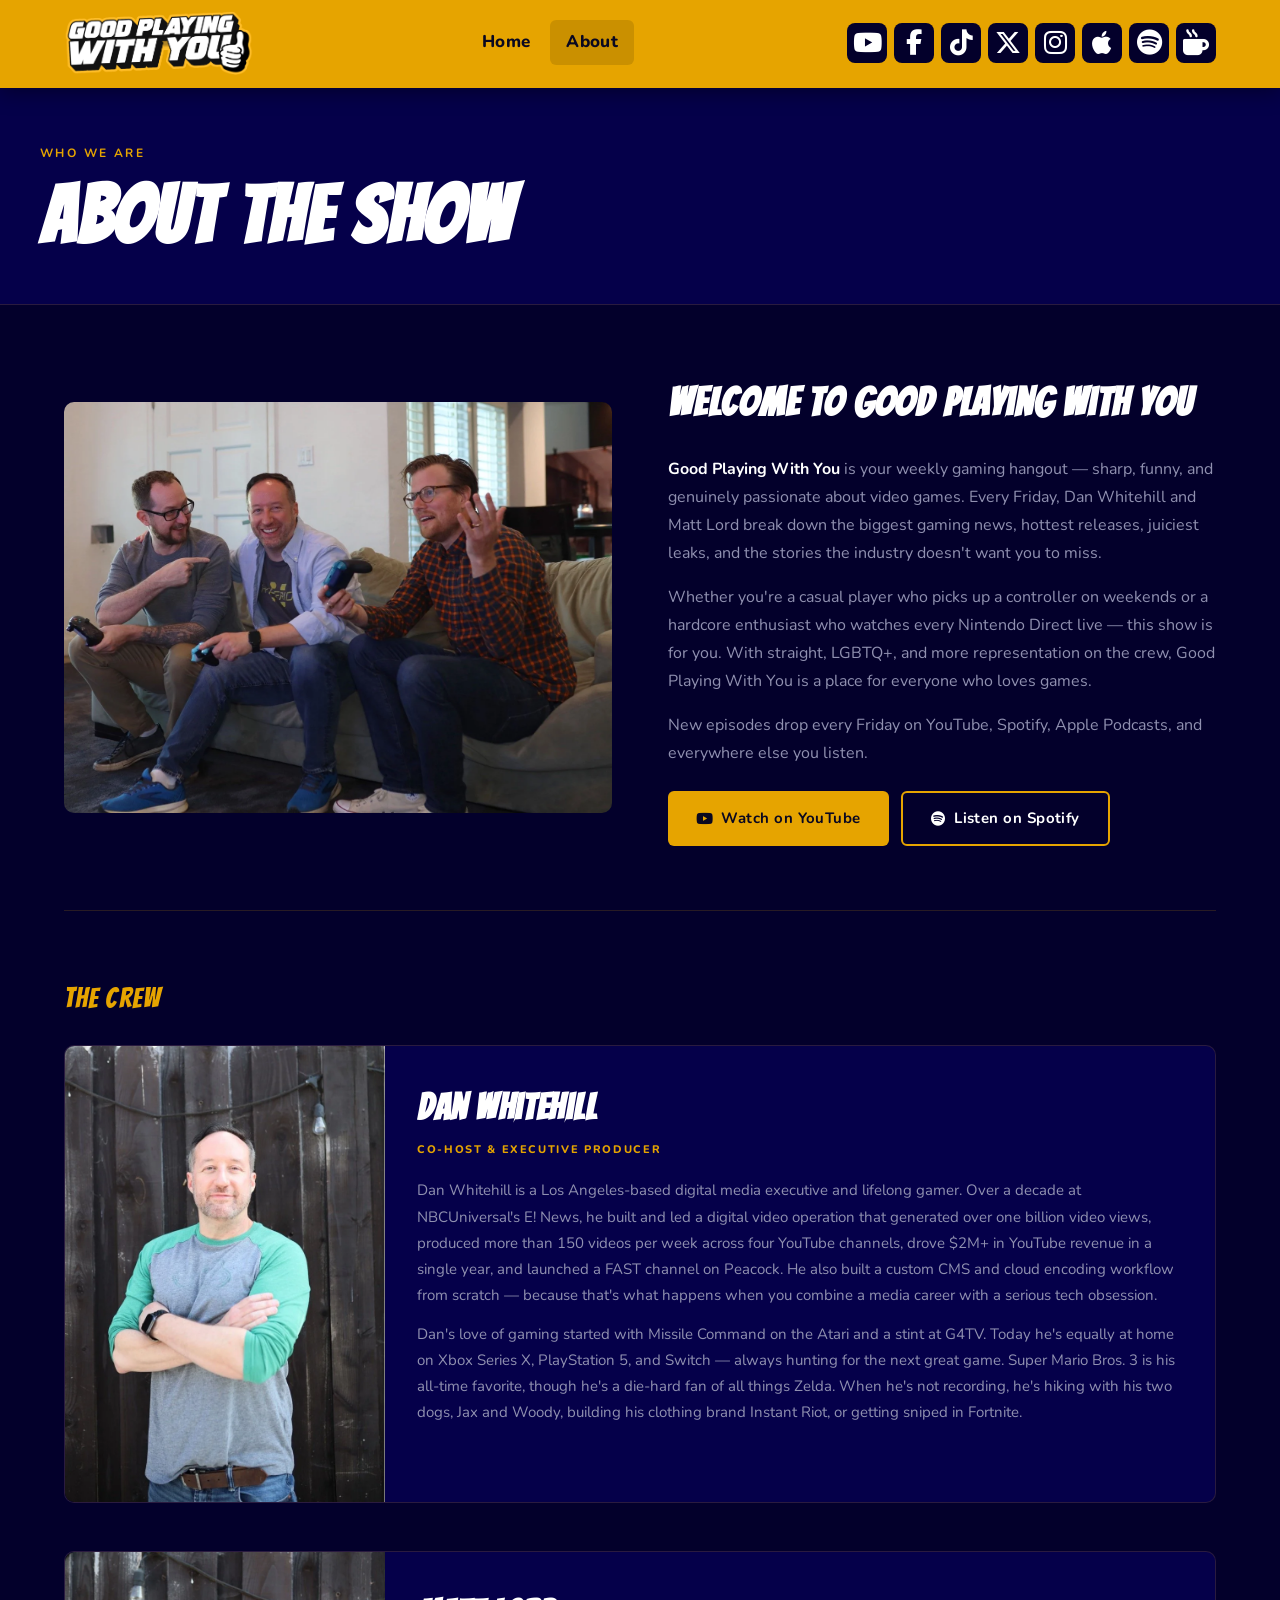
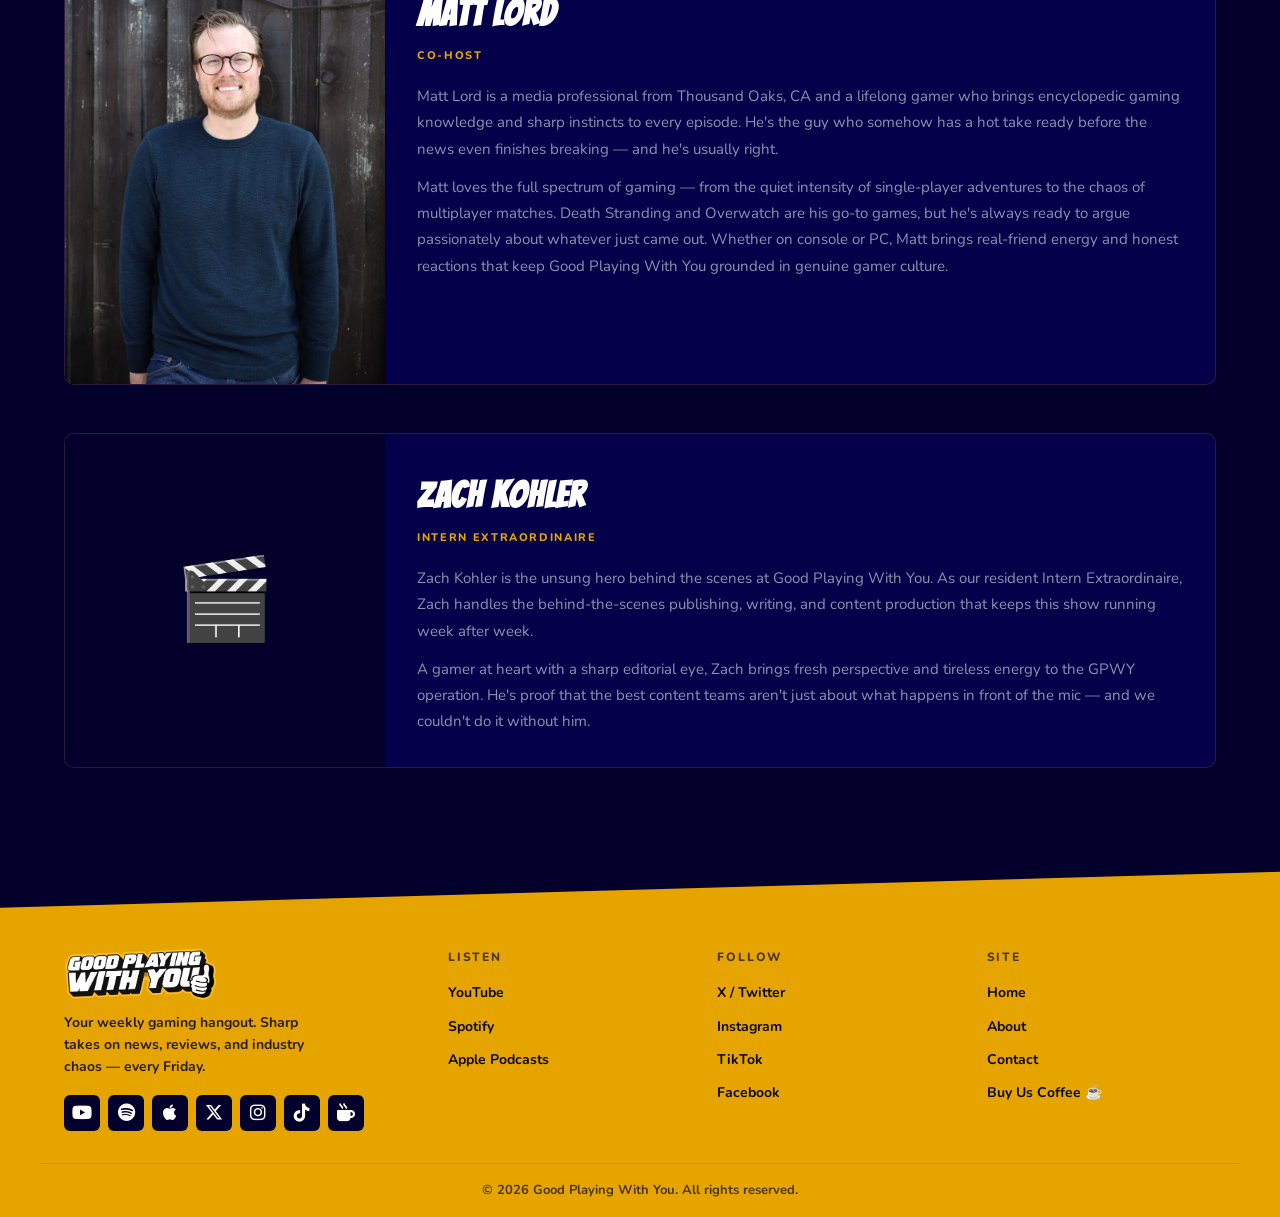
<file: about.html>
<!DOCTYPE html>
<html lang="en">
<head>
  <meta charset="UTF-8" />
  <meta name="viewport" content="width=device-width, initial-scale=1.0" />
  <title>About — Good Playing With You Gaming Podcast</title>
  <meta name="description" content="Meet Dan Whitehill and Matt Lord — the hosts of Good Playing With You, the weekly gaming podcast for people who actually care about games." />
  <meta name="keywords" content="Dan Whitehill, Matt Lord, Good Playing With You, gaming podcast hosts, GPWY, video game podcast, digital media, NBCUniversal" />
  <link rel="canonical" href="https://www.goodplayingwithyou.com/about.html" />
  <link rel="preconnect" href="https://fonts.googleapis.com">
  <link href="https://fonts.googleapis.com/css2?family=Bangers&family=Nunito:wght@400;600;700;800&display=swap" rel="stylesheet">
  <link rel="stylesheet" href="https://cdnjs.cloudflare.com/ajax/libs/font-awesome/6.5.0/css/all.min.css" />
  <link rel="stylesheet" href="style.css" />
</head>
<body>

  <header class="site-header">
    <div class="header-inner">
      <a href="index.html" class="site-logo">
        <img src="assets/Header_Logo.webp" alt="Good Playing With You" />
      </a>
      <nav class="header-nav">
        <a href="index.html">Home</a>
        <a href="about.html" class="active">About</a>
      </nav>
      <div class="header-social">
        <a href="https://www.youtube.com/@GoodPlayingWithYou" target="_blank" class="social-icon" aria-label="YouTube"><i class="fa-brands fa-youtube"></i></a>
        <a href="https://www.facebook.com/people/Good-Playing-With-You-Video-Game-Podcast/61562592381862/" target="_blank" class="social-icon" aria-label="Facebook"><i class="fa-brands fa-facebook-f"></i></a>
        <a href="https://www.tiktok.com/@gpwy2" target="_blank" class="social-icon" aria-label="TikTok"><i class="fa-brands fa-tiktok"></i></a>
        <a href="https://x.com/goodplaywithyou" target="_blank" class="social-icon" aria-label="X / Twitter"><i class="fa-brands fa-x-twitter"></i></a>
        <a href="https://www.instagram.com/goodplayingwithyou/" target="_blank" class="social-icon" aria-label="Instagram"><i class="fa-brands fa-instagram"></i></a>
        <a href="https://podcasts.apple.com/us/podcast/good-playing-with-you/id1723094871" target="_blank" class="social-icon" aria-label="Apple Podcasts"><i class="fa-brands fa-apple"></i></a>
        <a href="https://podcasters.spotify.com/pod/show/goodplayingwithyou" target="_blank" class="social-icon" aria-label="Spotify"><i class="fa-brands fa-spotify"></i></a>
        <a href="https://www.buymeacoffee.com/GPWY" target="_blank" class="social-icon" aria-label="Buy Us Coffee"><i class="fa-solid fa-mug-hot"></i></a>
      </div>
      <button class="hamburger" id="hamburger" aria-label="Open Menu">
        <span></span><span></span><span></span>
      </button>
    </div>
    <nav class="mobile-nav" id="mobileNav">
      <a href="index.html">Home</a>
      <a href="about.html">About</a>
    </nav>
  </header>

  <div class="page-hero">
    <div class="page-hero-inner">
      <p class="page-hero-eyebrow">Who We Are</p>
      <h1 class="page-hero-title">About The Show</h1>
    </div>
  </div>

  <section class="about-section fade-in">

    <!-- Show Intro -->
    <div class="about-intro">
      <div class="about-photo">
        <img src="assets/Three+of+us+4.webp" alt="The Good Playing With You crew" onerror="this.style.display='none'; this.parentElement.innerHTML='🎮';" />
      </div>
      <div class="about-copy">
        <h2>Welcome to Good Playing With You</h2>
        <p><strong>Good Playing With You</strong> is your weekly gaming hangout — sharp, funny, and genuinely passionate about video games. Every Friday, Dan Whitehill and Matt Lord break down the biggest gaming news, hottest releases, juiciest leaks, and the stories the industry doesn't want you to miss.</p>
        <p>Whether you're a casual player who picks up a controller on weekends or a hardcore enthusiast who watches every Nintendo Direct live — this show is for you. With straight, LGBTQ+, and more representation on the crew, Good Playing With You is a place for everyone who loves games.</p>
        <p>New episodes drop every Friday on YouTube, Spotify, Apple Podcasts, and everywhere else you listen.</p>
        <div class="about-ctas">
          <a href="https://www.youtube.com/@GoodPlayingWithYou" target="_blank" class="btn btn-primary"><i class="fa-brands fa-youtube" style="margin-right:8px;"></i> Watch on YouTube</a>
          <a href="https://podcasters.spotify.com/pod/show/goodplayingwithyou" target="_blank" class="btn btn-primary" style="background:var(--navy); color:white; border: 2px solid var(--yellow);"><i class="fa-brands fa-spotify" style="margin-right:8px;"></i> Listen on Spotify</a>
        </div>
      </div>
    </div>

    <!-- The Crew -->
    <div class="section-heading">The Crew</div>
    <div class="hosts-grid">

      <!-- Dan -->
      <div class="host-card">
        <div class="host-photo">
          <img src="assets/Dan.webp" alt="Dan Whitehill" onerror="this.style.display='none'; this.parentElement.innerHTML='🎮';" />
        </div>
        <div class="host-info">
          <h3 class="host-name">Dan Whitehill</h3>
          <p class="host-role">Co-Host &amp; Executive Producer</p>
          <p class="host-bio">Dan Whitehill is a Los Angeles-based digital media executive and lifelong gamer. Over a decade at NBCUniversal's E! News, he built and led a digital video operation that generated over one billion video views, produced more than 150 videos per week across four YouTube channels, drove $2M+ in YouTube revenue in a single year, and launched a FAST channel on Peacock. He also built a custom CMS and cloud encoding workflow from scratch — because that's what happens when you combine a media career with a serious tech obsession.</p>
          <p class="host-bio">Dan's love of gaming started with Missile Command on the Atari and a stint at G4TV. Today he's equally at home on Xbox Series X, PlayStation 5, and Switch — always hunting for the next great game. Super Mario Bros. 3 is his all-time favorite, though he's a die-hard fan of all things Zelda. When he's not recording, he's hiking with his two dogs, Jax and Woody, building his clothing brand Instant Riot, or getting sniped in Fortnite.</p>
        </div>
      </div>

      <!-- Matt Lord -->
      <div class="host-card">
        <div class="host-photo">
          <img src="assets/Lord.webp" alt="Matt Lord" onerror="this.style.display='none'; this.parentElement.innerHTML='🕹️';" />
        </div>
        <div class="host-info">
          <h3 class="host-name">Matt Lord</h3>
          <p class="host-role">Co-Host</p>
          <p class="host-bio">Matt Lord is a media professional from Thousand Oaks, CA and a lifelong gamer who brings encyclopedic gaming knowledge and sharp instincts to every episode. He's the guy who somehow has a hot take ready before the news even finishes breaking — and he's usually right.</p>
          <p class="host-bio">Matt loves the full spectrum of gaming — from the quiet intensity of single-player adventures to the chaos of multiplayer matches. Death Stranding and Overwatch are his go-to games, but he's always ready to argue passionately about whatever just came out. Whether on console or PC, Matt brings real-friend energy and honest reactions that keep Good Playing With You grounded in genuine gamer culture.</p>
        </div>
      </div>

      <!-- Zach -->
      <div class="host-card">
        <div class="host-photo" style="font-size:80px;">
          🎬
        </div>
        <div class="host-info">
          <h3 class="host-name">Zach Kohler</h3>
          <p class="host-role">Intern Extraordinaire</p>
          <p class="host-bio">Zach Kohler is the unsung hero behind the scenes at Good Playing With You. As our resident Intern Extraordinaire, Zach handles the behind-the-scenes publishing, writing, and content production that keeps this show running week after week.</p>
          <p class="host-bio">A gamer at heart with a sharp editorial eye, Zach brings fresh perspective and tireless energy to the GPWY operation. He's proof that the best content teams aren't just about what happens in front of the mic — and we couldn't do it without him.</p>
        </div>
      </div>

    </div>
  </section>

  <footer class="site-footer">
    <div class="footer-divider"></div>
    <div class="footer-inner">
      <div class="footer-brand">
        <a href="index.html" class="footer-logo"><img src="assets/Header_Logo.webp" alt="Good Playing With You" /></a>
        <p>Your weekly gaming hangout. Sharp takes on news, reviews, and industry chaos — every Friday.</p>
        <div class="footer-social">
          <a href="https://www.youtube.com/@GoodPlayingWithYou" target="_blank" class="footer-social-icon" aria-label="YouTube"><i class="fa-brands fa-youtube"></i></a>
          <a href="https://podcasters.spotify.com/pod/show/goodplayingwithyou" target="_blank" class="footer-social-icon" aria-label="Spotify"><i class="fa-brands fa-spotify"></i></a>
          <a href="https://podcasts.apple.com/us/podcast/good-playing-with-you/id1723094871" target="_blank" class="footer-social-icon" aria-label="Apple Podcasts"><i class="fa-brands fa-apple"></i></a>
          <a href="https://x.com/goodplaywithyou" target="_blank" class="footer-social-icon" aria-label="X/Twitter"><i class="fa-brands fa-x-twitter"></i></a>
          <a href="https://www.instagram.com/goodplayingwithyou/" target="_blank" class="footer-social-icon" aria-label="Instagram"><i class="fa-brands fa-instagram"></i></a>
          <a href="https://www.tiktok.com/@gpwy2" target="_blank" class="footer-social-icon" aria-label="TikTok"><i class="fa-brands fa-tiktok"></i></a>
          <a href="https://www.buymeacoffee.com/GPWY" target="_blank" class="footer-social-icon" aria-label="Buy Us Coffee"><i class="fa-solid fa-mug-hot"></i></a>
        </div>
      </div>
      <div class="footer-col">
        <h4>Listen</h4>
        <a href="https://www.youtube.com/@GoodPlayingWithYou" target="_blank">YouTube</a>
        <a href="https://podcasters.spotify.com/pod/show/goodplayingwithyou" target="_blank">Spotify</a>
        <a href="https://podcasts.apple.com/us/podcast/good-playing-with-you/id1723094871" target="_blank">Apple Podcasts</a>
      </div>
      <div class="footer-col">
        <h4>Follow</h4>
        <a href="https://x.com/goodplaywithyou" target="_blank">X / Twitter</a>
        <a href="https://www.instagram.com/goodplayingwithyou/" target="_blank">Instagram</a>
        <a href="https://www.tiktok.com/@gpwy2" target="_blank">TikTok</a>
        <a href="https://www.facebook.com/people/Good-Playing-With-You-Video-Game-Podcast/61562592381862/" target="_blank">Facebook</a>
      </div>
      <div class="footer-col">
        <h4>Site</h4>
        <a href="index.html">Home</a>
        <a href="about.html">About</a>
        <a href="contact.html">Contact</a>
        <a href="https://www.buymeacoffee.com/GPWY" target="_blank">Buy Us Coffee ☕</a>
      </div>
    </div>
    <div class="footer-bottom">© 2026 Good Playing With You. All rights reserved.</div>
  </footer>

  <script src="posts.js"></script>
  <script src="app.js"></script>
</body>
</html>
</file>
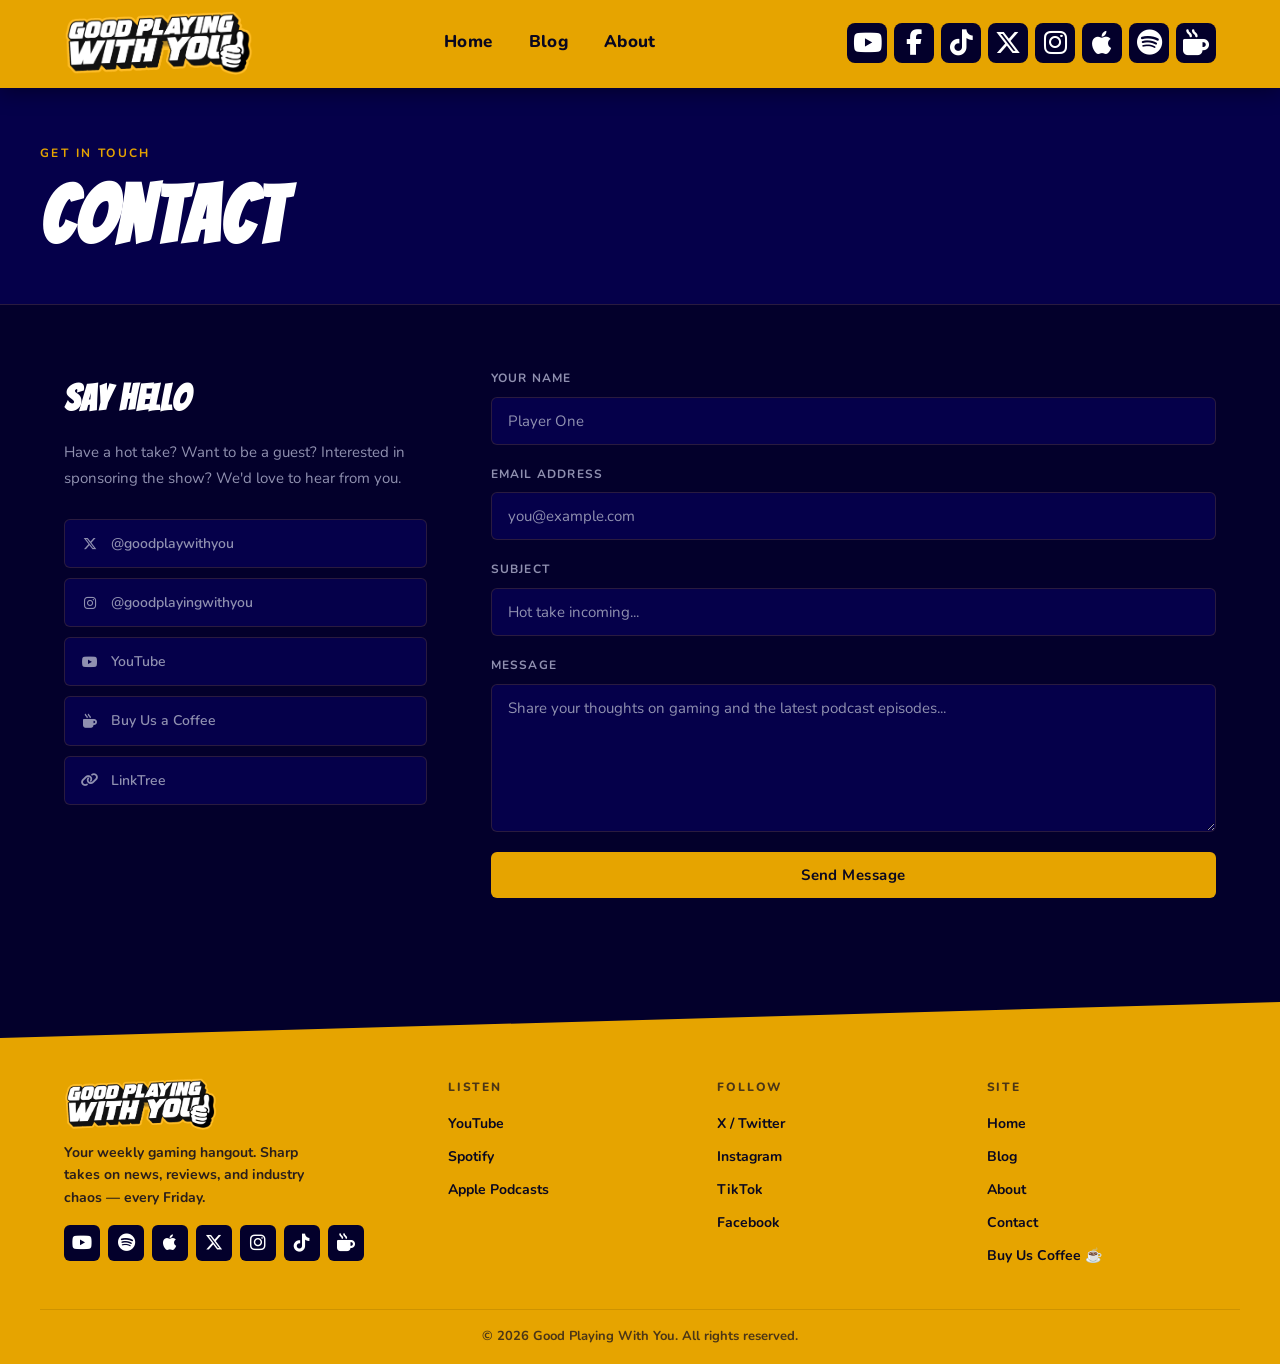
<file: contact.html>
<!DOCTYPE html>
<html lang="en">
<head>
  <meta charset="UTF-8" />
  <meta name="viewport" content="width=device-width, initial-scale=1.0" />
  <title>Contact — Good Playing With You</title>
  <meta name="description" content="Get in touch with the Good Playing With You podcast team. Share your gaming hot takes, questions, or sponsorship inquiries." />
  <link rel="canonical" href="https://www.goodplayingwithyou.com/contact.html" />
  <link rel="preconnect" href="https://fonts.googleapis.com">
  <link href="https://fonts.googleapis.com/css2?family=Bangers&family=Nunito:wght@400;600;700;800&display=swap" rel="stylesheet">
  <link rel="stylesheet" href="https://cdnjs.cloudflare.com/ajax/libs/font-awesome/6.5.0/css/all.min.css" />
  <link rel="stylesheet" href="style.css" />
</head>
<body>

  <header class="site-header">
    <div class="header-inner">
      <a href="index.html" class="site-logo">
        <img src="assets/Header_Logo.webp" alt="Good Playing With You" />
      </a>
      <nav class="header-nav">
        <a href="index.html">Home</a>
        <a href="blog.html">Blog</a>
        <a href="about.html">About</a>
      </nav>
      <div class="header-social">
        <a href="https://www.youtube.com/@GoodPlayingWithYou" target="_blank" class="social-icon" aria-label="YouTube"><i class="fa-brands fa-youtube"></i></a>
        <a href="https://www.facebook.com/people/Good-Playing-With-You-Video-Game-Podcast/61562592381862/" target="_blank" class="social-icon" aria-label="Facebook"><i class="fa-brands fa-facebook-f"></i></a>
        <a href="https://www.tiktok.com/@gpwy2" target="_blank" class="social-icon" aria-label="TikTok"><i class="fa-brands fa-tiktok"></i></a>
        <a href="https://x.com/goodplaywithyou" target="_blank" class="social-icon" aria-label="X / Twitter"><i class="fa-brands fa-x-twitter"></i></a>
        <a href="https://www.instagram.com/goodplayingwithyou/" target="_blank" class="social-icon" aria-label="Instagram"><i class="fa-brands fa-instagram"></i></a>
        <a href="https://podcasts.apple.com/us/podcast/good-playing-with-you/id1723094871" target="_blank" class="social-icon" aria-label="Apple Podcasts"><i class="fa-brands fa-apple"></i></a>
        <a href="https://podcasters.spotify.com/pod/show/goodplayingwithyou" target="_blank" class="social-icon" aria-label="Spotify"><i class="fa-brands fa-spotify"></i></a>
        <a href="https://www.buymeacoffee.com/GPWY" target="_blank" class="social-icon" aria-label="Buy Us Coffee"><i class="fa-solid fa-mug-hot"></i></a>
      </div>
      <button class="hamburger" id="hamburger" aria-label="Open Menu">
        <span></span><span></span><span></span>
      </button>
    </div>
    <nav class="mobile-nav" id="mobileNav">
      <a href="index.html">Home</a>
      <a href="blog.html">Blog</a>
      <a href="about.html">About</a>
      <a href="contact.html">Contact</a>
    </nav>
  </header>

  <div class="page-hero">
    <div class="page-hero-inner">
      <p class="page-hero-eyebrow">Get In Touch</p>
      <h1 class="page-hero-title">Contact</h1>
    </div>
  </div>

  <section class="contact-section fade-in">
    <div class="contact-info">
      <h3>Say Hello</h3>
      <p>Have a hot take? Want to be a guest? Interested in sponsoring the show? We'd love to hear from you.</p>
      <div class="contact-links">
        <a href="https://x.com/goodplaywithyou" target="_blank" class="contact-link">
          <i class="fa-brands fa-x-twitter"></i><span>@goodplaywithyou</span>
        </a>
        <a href="https://www.instagram.com/goodplayingwithyou/" target="_blank" class="contact-link">
          <i class="fa-brands fa-instagram"></i><span>@goodplayingwithyou</span>
        </a>
        <a href="https://www.youtube.com/@GoodPlayingWithYou" target="_blank" class="contact-link">
          <i class="fa-brands fa-youtube"></i><span>YouTube</span>
        </a>
        <a href="https://www.buymeacoffee.com/GPWY" target="_blank" class="contact-link">
          <i class="fa-solid fa-mug-hot"></i><span>Buy Us a Coffee</span>
        </a>
        <a href="https://linktr.ee/goodplayingwithyou" target="_blank" class="contact-link">
          <i class="fa-solid fa-link"></i><span>LinkTree</span>
        </a>
      </div>
    </div>

    <!--
      FORMSPREE SETUP:
      1. Go to formspree.io — sign up free
      2. Click "New Form"
      3. Copy your form endpoint (https://formspree.io/f/XXXXXXXX)
      4. Replace YOUR_FORMSPREE_ID below with your actual ID
    -->
    <form class="contact-form" action="https://formspree.io/f/YOUR_FORMSPREE_ID" method="POST">
      <input type="hidden" name="_subject" value="New message from GPWY website" />
      <div class="form-group">
        <label for="name">Your Name</label>
        <input type="text" id="name" name="name" placeholder="Player One" required />
      </div>
      <div class="form-group">
        <label for="email">Email Address</label>
        <input type="email" id="email" name="email" placeholder="you@example.com" required />
      </div>
      <div class="form-group">
        <label for="subject">Subject</label>
        <input type="text" id="subject" name="subject" placeholder="Hot take incoming..." />
      </div>
      <div class="form-group">
        <label for="message">Message</label>
        <textarea id="message" name="message" rows="6" placeholder="Share your thoughts on gaming and the latest podcast episodes..." required></textarea>
      </div>
      <button type="submit" class="btn btn-primary">Send Message</button>
    </form>
  </section>

  <footer class="site-footer">
    <div class="footer-divider"></div>
    <div class="footer-inner">
      <div class="footer-brand">
        <a href="index.html" class="footer-logo"><img src="assets/Header_Logo.webp" alt="Good Playing With You" /></a>
        <p>Your weekly gaming hangout. Sharp takes on news, reviews, and industry chaos — every Friday.</p>
        <div class="footer-social">
          <a href="https://www.youtube.com/@GoodPlayingWithYou" target="_blank" class="footer-social-icon" aria-label="YouTube"><i class="fa-brands fa-youtube"></i></a>
          <a href="https://podcasters.spotify.com/pod/show/goodplayingwithyou" target="_blank" class="footer-social-icon" aria-label="Spotify"><i class="fa-brands fa-spotify"></i></a>
          <a href="https://podcasts.apple.com/us/podcast/good-playing-with-you/id1723094871" target="_blank" class="footer-social-icon" aria-label="Apple Podcasts"><i class="fa-brands fa-apple"></i></a>
          <a href="https://x.com/goodplaywithyou" target="_blank" class="footer-social-icon" aria-label="X/Twitter"><i class="fa-brands fa-x-twitter"></i></a>
          <a href="https://www.instagram.com/goodplayingwithyou/" target="_blank" class="footer-social-icon" aria-label="Instagram"><i class="fa-brands fa-instagram"></i></a>
          <a href="https://www.tiktok.com/@gpwy2" target="_blank" class="footer-social-icon" aria-label="TikTok"><i class="fa-brands fa-tiktok"></i></a>
          <a href="https://www.buymeacoffee.com/GPWY" target="_blank" class="footer-social-icon" aria-label="Buy Us Coffee"><i class="fa-solid fa-mug-hot"></i></a>
        </div>
      </div>
      <div class="footer-col">
        <h4>Listen</h4>
        <a href="https://www.youtube.com/@GoodPlayingWithYou" target="_blank">YouTube</a>
        <a href="https://podcasters.spotify.com/pod/show/goodplayingwithyou" target="_blank">Spotify</a>
        <a href="https://podcasts.apple.com/us/podcast/good-playing-with-you/id1723094871" target="_blank">Apple Podcasts</a>
      </div>
      <div class="footer-col">
        <h4>Follow</h4>
        <a href="https://x.com/goodplaywithyou" target="_blank">X / Twitter</a>
        <a href="https://www.instagram.com/goodplayingwithyou/" target="_blank">Instagram</a>
        <a href="https://www.tiktok.com/@gpwy2" target="_blank">TikTok</a>
        <a href="https://www.facebook.com/people/Good-Playing-With-You-Video-Game-Podcast/61562592381862/" target="_blank">Facebook</a>
      </div>
      <div class="footer-col">
        <h4>Site</h4>
        <a href="index.html">Home</a>
        <a href="blog.html">Blog</a>
        <a href="about.html">About</a>
        <a href="contact.html">Contact</a>
        <a href="https://www.buymeacoffee.com/GPWY" target="_blank">Buy Us Coffee ☕</a>
      </div>
    </div>
    <div class="footer-bottom">© 2026 Good Playing With You. All rights reserved.</div>
  </footer>

  <script src="posts.js"></script>
  <script src="app.js"></script>
</body>
</html>
</file>
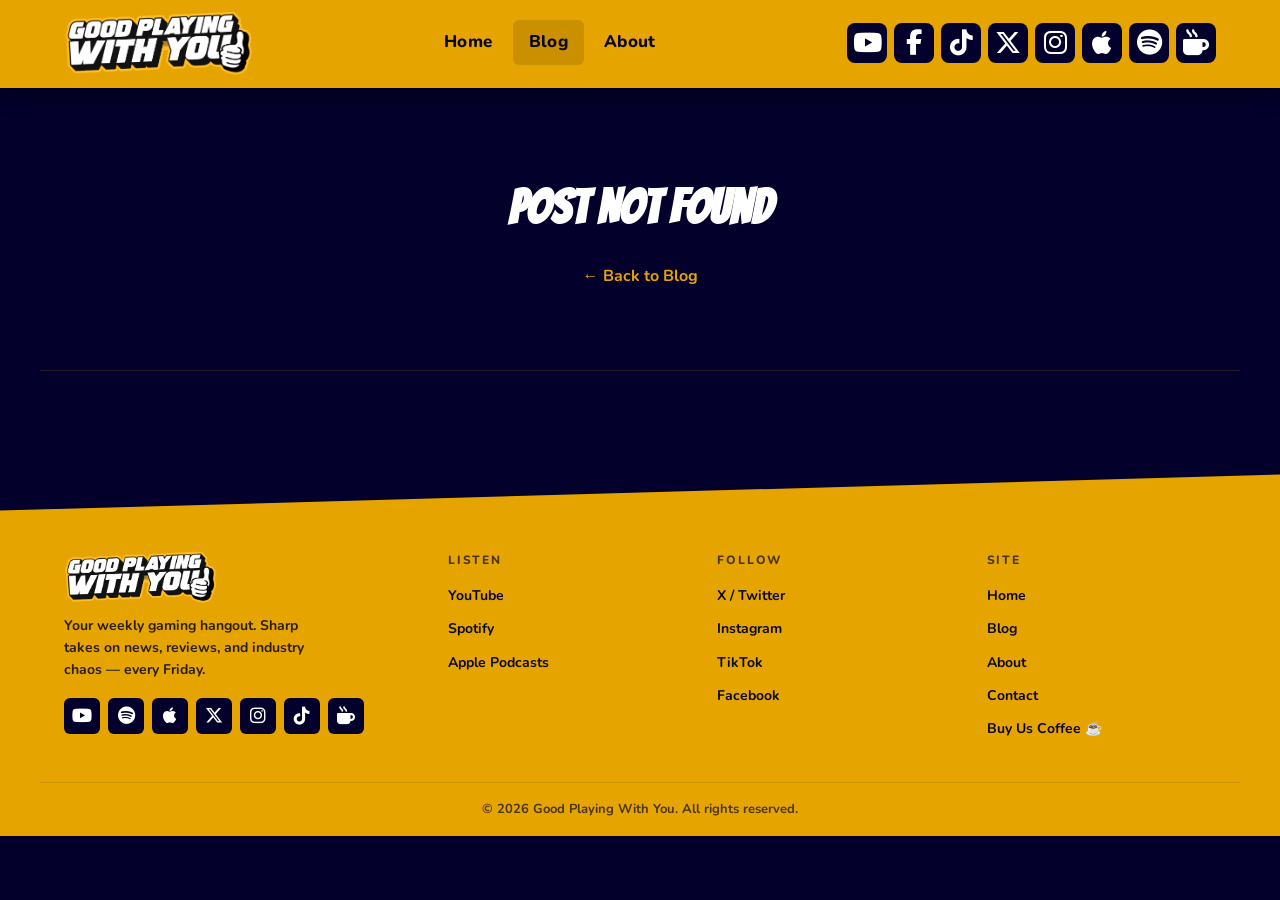
<file: post.html>
<!DOCTYPE html>
<html lang="en">
<head>
  <meta charset="UTF-8" />
  <meta name="viewport" content="width=device-width, initial-scale=1.0" />
  <title>Post — Good Playing With You</title>
  <link rel="preconnect" href="https://fonts.googleapis.com">
  <link href="https://fonts.googleapis.com/css2?family=Bangers&family=Nunito:wght@400;600;700;800&display=swap" rel="stylesheet">
  <link rel="stylesheet" href="https://cdnjs.cloudflare.com/ajax/libs/font-awesome/6.5.0/css/all.min.css" />
  <link rel="stylesheet" href="https://cdnjs.cloudflare.com/ajax/libs/font-awesome/6.5.0/css/all.min.css" />
  <link rel="stylesheet" href="style.css" />
</head>
<body>

  <header class="site-header">
    <div class="header-inner">
      <a href="index.html" class="site-logo">
        <img src="assets/Header_Logo.webp" alt="Good Playing With You" />
      </a>
      <nav class="header-nav">
        <a href="index.html">Home</a>
        <a href="blog.html" class="active">Blog</a>
        <a href="about.html">About</a>
        </nav>
      <div class="header-social">
        <a href="https://www.youtube.com/@GoodPlayingWithYou" target="_blank" class="social-icon" aria-label="YouTube"><i class="fa-brands fa-youtube"></i></a>
        <a href="https://www.facebook.com/people/Good-Playing-With-You-Video-Game-Podcast/61562592381862/" target="_blank" class="social-icon" aria-label="Facebook"><i class="fa-brands fa-facebook-f"></i></a>
        <a href="https://www.tiktok.com/@gpwy2" target="_blank" class="social-icon" aria-label="TikTok"><i class="fa-brands fa-tiktok"></i></a>
        <a href="https://x.com/goodplaywithyou" target="_blank" class="social-icon" aria-label="X / Twitter"><i class="fa-brands fa-x-twitter"></i></a>
        <a href="https://www.instagram.com/goodplayingwithyou/" target="_blank" class="social-icon" aria-label="Instagram"><i class="fa-brands fa-instagram"></i></a>
        <a href="https://podcasts.apple.com/us/podcast/good-playing-with-you/id1723094871" target="_blank" class="social-icon" aria-label="Apple Podcasts"><i class="fa-brands fa-apple"></i></a>
        <a href="https://podcasters.spotify.com/pod/show/goodplayingwithyou" target="_blank" class="social-icon" aria-label="Spotify"><i class="fa-brands fa-spotify"></i></a>
        <a href="https://www.buymeacoffee.com/GPWY" target="_blank" class="social-icon" aria-label="Buy Us Coffee"><i class="fa-solid fa-mug-hot"></i></a>
      </div>
      <button class="hamburger" id="hamburger" aria-label="Open Menu">
        <span></span><span></span><span></span>
      </button>
    </div>
    <nav class="mobile-nav" id="mobileNav">
      <a href="index.html">Home</a>
      <a href="blog.html">Blog</a>
      <a href="about.html">About</a>
      <a href="contact.html">Contact</a>
    </nav>
  </header>

  <main id="postContent" class="fade-in"></main>
  <section class="related-posts" id="relatedPosts"></section>

  <footer class="site-footer">
    <div class="footer-divider"></div>
    <div class="footer-inner">
      <div class="footer-brand">
        <a href="index.html" class="footer-logo"><img src="assets/Header_Logo.webp" alt="Good Playing With You" /></a>
        <p>Your weekly gaming hangout. Sharp takes on news, reviews, and industry chaos — every Friday.</p>
        <div class="footer-social">
          <a href="https://www.youtube.com/@GoodPlayingWithYou" target="_blank" class="footer-social-icon" aria-label="YouTube"><i class="fa-brands fa-youtube"></i></a>
          <a href="https://podcasters.spotify.com/pod/show/goodplayingwithyou" target="_blank" class="footer-social-icon" aria-label="Spotify"><i class="fa-brands fa-spotify"></i></a>
          <a href="https://podcasts.apple.com/us/podcast/good-playing-with-you/id1723094871" target="_blank" class="footer-social-icon" aria-label="Apple Podcasts"><i class="fa-brands fa-apple"></i></a>
          <a href="https://x.com/goodplaywithyou" target="_blank" class="footer-social-icon" aria-label="X/Twitter"><i class="fa-brands fa-x-twitter"></i></a>
          <a href="https://www.instagram.com/goodplayingwithyou/" target="_blank" class="footer-social-icon" aria-label="Instagram"><i class="fa-brands fa-instagram"></i></a>
          <a href="https://www.tiktok.com/@gpwy2" target="_blank" class="footer-social-icon" aria-label="TikTok"><i class="fa-brands fa-tiktok"></i></a>
          <a href="https://www.buymeacoffee.com/GPWY" target="_blank" class="footer-social-icon" aria-label="Buy Us Coffee"><i class="fa-solid fa-mug-hot"></i></a>
        </div>
      </div>
      <div class="footer-col">
        <h4>Listen</h4>
        <a href="https://www.youtube.com/@GoodPlayingWithYou" target="_blank">YouTube</a>
        <a href="https://podcasters.spotify.com/pod/show/goodplayingwithyou" target="_blank">Spotify</a>
        <a href="https://podcasts.apple.com/us/podcast/good-playing-with-you/id1723094871" target="_blank">Apple Podcasts</a>
      </div>
      <div class="footer-col">
        <h4>Follow</h4>
        <a href="https://x.com/goodplaywithyou" target="_blank">X / Twitter</a>
        <a href="https://www.instagram.com/goodplayingwithyou/" target="_blank">Instagram</a>
        <a href="https://www.tiktok.com/@gpwy2" target="_blank">TikTok</a>
        <a href="https://www.facebook.com/people/Good-Playing-With-You-Video-Game-Podcast/61562592381862/" target="_blank">Facebook</a>
      </div>
      <div class="footer-col">
        <h4>Site</h4>
        <a href="index.html">Home</a>
        <a href="blog.html">Blog</a>
        <a href="about.html">About</a>
        <a href="contact.html">Contact</a>
        <a href="https://www.buymeacoffee.com/GPWY" target="_blank">Buy Us Coffee ☕</a>
      </div>
    </div>
    <div class="footer-bottom">© 2026 Good Playing With You. All rights reserved.</div>
  </footer>

  <script src="posts.js"></script>
  <script src="app.js"></script>
</body>
</html>
</file>
<file: style.css>
/* ============================================================
   GOOD PLAYING WITH YOU — Official Website
   Colors: Navy #03002B | Yellow #e6a400
   ============================================================ */

:root {
  --navy:       #03002B;
  --navy-light: #05004a;
  --yellow:     #e6a400;
  --yellow-dark:#e6a400;
  --white:      #ffffff;
  --text:       #e8e8f0;
  --text-muted: #9090b0;
  --text-dark:  #0a0820;
  --border:     rgba(255,182,0,0.15);
  --radius:     6px;
  --radius-lg:  10px;
  --max-w:      1200px;
  --header-h:   88px;
  --font-display: 'Bangers', 'Impact', cursive;
  --font-body:    'Nunito', 'Segoe UI', sans-serif;
}

/* ── Reset ── */
*, *::before, *::after { box-sizing: border-box; margin: 0; padding: 0; }
html { scroll-behavior: smooth; }
body {
  background: var(--navy);
  color: var(--text);
  font-family: var(--font-body);
  font-size: 16px;
  line-height: 1.65;
  -webkit-font-smoothing: antialiased;
}
img { max-width: 100%; display: block; }
a { color: inherit; text-decoration: none; }

.container {
  max-width: var(--max-w);
  margin: 0 auto;
  padding: 0 24px;
}

/* ============================================================
   HEADER
   ============================================================ */

.site-header {
  position: sticky;
  top: 0;
  z-index: 200;
  background: #e6a400;
  height: var(--header-h);
  border-bottom: 3px solid #e6a400;
  box-shadow: 0 4px 20px rgba(0,0,0,0.4);
}

.header-inner {
  max-width: var(--max-w);
  margin: 0 auto;
  padding: 0 24px;
  height: 100%;
  display: flex;
  align-items: center;
  justify-content: space-between;
  gap: 20px;
}

/* Logo */
.site-logo {
  flex-shrink: 0;
  display: flex;
  align-items: center;
}

.site-logo img {
  height: 64px;
  width: auto;
}

/* Nav */
.header-nav {
  display: flex;
  align-items: center;
  gap: 4px;
}

.header-nav a {
  font-family: var(--font-body);
  font-size: 17px;
  font-weight: 800;
  color: var(--text-dark);
  padding: 8px 16px;
  border-radius: var(--radius);
  transition: background 0.2s, color 0.2s;
  letter-spacing: 0.02em;
}

.header-nav a:hover,
.header-nav a.active {
  background: rgba(0,0,0,0.12);
  color: var(--text-dark);
}

/* Social Icons — large, icon fills most of the square */
.header-social {
  display: flex;
  align-items: center;
  gap: 7px;
  flex-shrink: 0;
}

.social-icon {
  display: flex;
  align-items: center;
  justify-content: center;
  width: 40px;
  height: 40px;
  background: var(--navy);
  border-radius: 8px;
  transition: transform 0.2s, background 0.2s;
  color: white;
  font-size: 26px;
  line-height: 1;
}

.social-icon:hover {
  transform: translateY(-2px);
  background: #000;
}

.social-icon i {
  color: white;
  font-size: 26px;
  line-height: 1;
}

/* Hamburger */
.hamburger {
  display: none;
  flex-direction: column;
  gap: 5px;
  background: var(--navy);
  border: none;
  cursor: pointer;
  padding: 10px;
  border-radius: var(--radius);
  flex-shrink: 0;
}

.hamburger span {
  display: block;
  width: 22px;
  height: 2px;
  background: white;
  border-radius: 2px;
  transition: transform 0.2s, opacity 0.2s;
}

.hamburger.open span:nth-child(1) { transform: translateY(7px) rotate(45deg); }
.hamburger.open span:nth-child(2) { opacity: 0; }
.hamburger.open span:nth-child(3) { transform: translateY(-7px) rotate(-45deg); }

/* Mobile Nav */
.mobile-nav {
  display: none;
  flex-direction: column;
  background: #e6a400;
  border-top: 2px solid #e6a400;
  padding: 8px 0 16px;
}

.mobile-nav.open { display: flex; }

.mobile-nav a {
  padding: 14px 24px;
  font-size: 17px;
  font-weight: 800;
  color: var(--text-dark);
  border-bottom: 1px solid rgba(0,0,0,0.1);
  transition: background 0.2s;
}

.mobile-nav a:last-child { border-bottom: none; }
.mobile-nav a:hover { background: rgba(0,0,0,0.08); }

/* ============================================================
   HERO SECTION
   ============================================================ */

.hero {
  padding: 48px 24px 40px;
  display: flex;
  align-items: center;
  justify-content: space-between;
  gap: 40px;
  max-width: var(--max-w);
  margin: 0 auto;
}

.swoosh-wrapper { flex-shrink: 0; }

.swoosh-text {
  position: relative;
  display: inline-block;
  font-family: var(--font-display);
  font-size: clamp(28px, 3.5vw, 42px);
  color: var(--white);
  letter-spacing: 0.04em;
  padding: 12px 32px;
  white-space: nowrap;
}

.swoosh-text svg {
  position: absolute;
  top: 0;
  left: 0;
  width: 100%;
  height: 100%;
  overflow: visible;
  pointer-events: none;
}

.swoosh-text svg ellipse,
.swoosh-text svg path {
  fill: none;
  stroke: var(--yellow);
  stroke-width: 3.5;
  stroke-linecap: round;
  stroke-dasharray: 900;
  stroke-dashoffset: 900;
  animation: drawSwoosh 1.3s cubic-bezier(0.4, 0, 0.2, 1) 0.3s forwards;
}

@keyframes drawSwoosh {
  to { stroke-dashoffset: 0; }
}

.spotify-player {
  flex: 1;
  min-width: 0;
  max-width: 500px;
}

.spotify-player iframe {
  width: 100%;
  border-radius: 12px;
  display: block;
}

/* ============================================================
   BLOG LISTING
   ============================================================ */

.blog-listing {
  max-width: 820px;
  margin: 0 auto;
  padding: 48px 24px 80px;
}

.post-item {
  display: flex;
  flex-direction: column;
  padding: 0 0 56px;
  margin-bottom: 56px;
  border-bottom: 1px solid var(--border);
}

.post-item:last-child {
  border-bottom: none;
  margin-bottom: 0;
}

.post-thumb {
  display: block;
  width: 100%;
  height: 440px;
  border-radius: var(--radius-lg);
  overflow: hidden;
  background: var(--navy-light);
  margin-bottom: 24px;
}

.post-thumb img {
  width: 100%;
  height: 100%;
  object-fit: cover;
  transition: transform 0.5s;
}

.post-item:hover .post-thumb img { transform: scale(1.02); }

.post-thumb-placeholder {
  width: 100%;
  height: 100%;
  display: flex;
  align-items: center;
  justify-content: center;
  font-size: 64px;
  background: var(--navy-light);
}

.post-info { width: 100%; }

.post-date-line {
  font-size: 13px;
  color: var(--text-muted);
  margin-bottom: 12px;
  letter-spacing: 0.04em;
}

.post-title {
  font-family: var(--font-body);
  font-size: clamp(26px, 3.2vw, 36px);
  font-weight: 800;
  color: var(--white);
  line-height: 1.15;
  margin-bottom: 16px;
  letter-spacing: -0.02em;
}

.post-title a:hover { color: var(--yellow); }

.post-excerpt {
  font-size: 16px;
  color: var(--text-muted);
  line-height: 1.8;
  margin-bottom: 24px;
  display: -webkit-box;
  -webkit-line-clamp: 5;
  -webkit-box-orient: vertical;
  overflow: hidden;
}

.post-excerpt strong { color: var(--text); }
.post-excerpt em { color: var(--text); font-style: italic; }

.post-meta {
  display: flex;
  align-items: center;
  gap: 16px;
  flex-wrap: wrap;
}

.read-more {
  font-size: 14px;
  font-weight: 700;
  color: var(--yellow);
  transition: color 0.2s;
  letter-spacing: 0.03em;
  text-decoration: underline;
  text-underline-offset: 3px;
}

.read-more:hover { color: var(--white); }
.post-date { font-size: 13px; color: var(--text-muted); }
.post-author { font-size: 13px; color: var(--text-muted); }

/* ============================================================
   POST PAGE
   ============================================================ */

.post-page {
  max-width: 1000px;
  margin: 0 auto;
  padding: 48px 48px 80px;
}

.post-page-eyebrow {
  font-size: 13px;
  font-weight: 700;
  color: var(--text-muted);
  letter-spacing: 0.08em;
  text-transform: uppercase;
  margin-bottom: 16px;
}

.post-page-title {
  font-family: var(--font-body);
  font-size: clamp(36px, 5vw, 64px);
  font-weight: 800;
  color: var(--white);
  line-height: 1.1;
  margin-bottom: 32px;
  letter-spacing: -0.02em;
}

.post-page-meta {
  display: flex;
  align-items: center;
  gap: 16px;
  margin-bottom: 40px;
  padding-bottom: 32px;
  border-bottom: 1px solid var(--border);
  flex-wrap: wrap;
}

.post-page-meta time,
.post-page-meta .meta-author { font-size: 14px; color: var(--text-muted); }
.post-page-meta .meta-author strong { color: var(--yellow); }

.post-tags { display: flex; gap: 8px; flex-wrap: wrap; margin-top: 4px; }

.post-tag {
  font-size: 12px;
  font-weight: 700;
  padding: 3px 10px;
  background: rgba(255,182,0,0.12);
  border: 1px solid rgba(255,182,0,0.3);
  border-radius: 20px;
  color: var(--yellow);
  letter-spacing: 0.05em;
  text-transform: uppercase;
}

.post-video {
  margin: 0 0 32px;
  border-radius: var(--radius-lg);
  overflow: hidden;
  position: relative;
  padding-bottom: 56.25%;
  height: 0;
  background: #000;
}

.post-video iframe {
  position: absolute;
  top: 0; left: 0;
  width: 100%; height: 100%;
  border: none;
}

.post-body { font-size: 18px; line-height: 1.85; color: var(--text); }
.post-body p { margin-bottom: 20px; }

.post-body h2 {
  font-family: var(--font-body);
  font-size: clamp(26px, 3vw, 36px);
  font-weight: 800;
  color: var(--white);
  margin: 48px 0 14px;
  letter-spacing: -0.02em;
  line-height: 1.15;
}

.post-body h3 {
  font-family: var(--font-body);
  font-size: clamp(20px, 2.5vw, 28px);
  font-weight: 800;
  color: var(--white);
  margin: 40px 0 12px;
  letter-spacing: -0.01em;
  line-height: 1.2;
}

.post-body h4 {
  font-size: 17px;
  font-weight: 700;
  color: var(--yellow);
  margin: 24px 0 8px;
}

.post-body strong { color: var(--white); font-weight: 700; }
.post-body em { font-style: italic; }
.post-body ul, .post-body ol { padding-left: 28px; margin-bottom: 20px; }
.post-body li { margin-bottom: 8px; line-height: 1.7; }
.post-body img {
  width: 100%;
  max-width: 100%;
  border-radius: var(--radius-lg);
  margin: 32px 0;
  display: block;
}

.post-body a {
  color: var(--yellow);
  text-decoration: underline;
  text-decoration-color: rgba(255,182,0,0.4);
}
.post-body a:hover { text-decoration-color: var(--yellow); }

.post-body blockquote {
  border-left: 4px solid var(--yellow);
  padding: 12px 20px;
  margin: 24px 0;
  background: rgba(255,182,0,0.06);
  border-radius: 0 var(--radius) var(--radius) 0;
  font-style: italic;
}

.post-share {
  margin-top: 48px;
  padding-top: 28px;
  border-top: 1px solid var(--border);
  display: flex;
  align-items: center;
  gap: 12px;
  flex-wrap: wrap;
}

.post-share span { font-size: 14px; color: var(--text-muted); font-weight: 700; }

.share-btn {
  padding: 8px 18px;
  border: 1px solid var(--border);
  border-radius: var(--radius);
  font-size: 13px;
  font-weight: 700;
  color: var(--text-muted);
  transition: all 0.2s;
}

.share-btn:hover { border-color: var(--yellow); color: var(--yellow); }

.back-to-blog {
  display: inline-flex;
  align-items: center;
  gap: 6px;
  font-size: 14px;
  font-weight: 700;
  color: var(--text-muted);
  margin-bottom: 32px;
  transition: color 0.2s;
}

.back-to-blog:hover { color: var(--yellow); }

.related-posts {
  max-width: var(--max-w);
  margin: 0 auto;
  padding: 0 24px 80px;
  border-top: 1px solid var(--border);
}

.section-heading {
  font-family: var(--font-display);
  font-size: 28px;
  color: var(--yellow);
  letter-spacing: 0.04em;
  margin: 40px 0 24px;
}

.related-grid {
  display: grid;
  grid-template-columns: repeat(3, 1fr);
  gap: 20px;
}

.related-card {
  background: var(--navy-light);
  border: 1px solid var(--border);
  border-radius: var(--radius-lg);
  overflow: hidden;
  transition: border-color 0.2s, transform 0.2s;
}

.related-card:hover {
  border-color: rgba(255,182,0,0.4);
  transform: translateY(-2px);
}

.related-card-img { height: 140px; overflow: hidden; background: var(--navy); }
.related-card-img img { width: 100%; height: 100%; object-fit: cover; }
.related-card-body { padding: 16px; }

.related-card-title {
  font-family: var(--font-display);
  font-size: 18px;
  color: var(--white);
  line-height: 1.2;
  margin-bottom: 8px;
  letter-spacing: 0.02em;
}

.related-card-title a:hover { color: var(--yellow); }
.related-card-date { font-size: 12px; color: var(--text-muted); }

/* ============================================================
   PAGE HERO (inner pages)
   ============================================================ */

.page-hero {
  background: var(--navy-light);
  border-bottom: 1px solid var(--border);
  padding: 56px 24px 48px;
}

.page-hero-inner { max-width: var(--max-w); margin: 0 auto; }

.page-hero-eyebrow {
  font-size: 12px;
  font-weight: 700;
  letter-spacing: 0.2em;
  text-transform: uppercase;
  color: var(--yellow);
  margin-bottom: 12px;
}

.page-hero-title {
  font-family: var(--font-display);
  font-size: clamp(48px, 7vw, 80px);
  color: var(--white);
  line-height: 1.0;
  letter-spacing: 0.02em;
}

/* ============================================================
   ABOUT PAGE
   ============================================================ */

.about-section {
  max-width: var(--max-w);
  margin: 0 auto;
  padding: 64px 24px 80px;
}

.about-intro {
  display: grid;
  grid-template-columns: 1fr 1fr;
  gap: 56px;
  align-items: center;
  margin-bottom: 64px;
  padding-bottom: 64px;
  border-bottom: 1px solid var(--border);
}

.about-photo {
  border-radius: var(--radius-lg);
  overflow: hidden;
  aspect-ratio: 4/3;
  background: var(--navy-light);
  display: flex;
  align-items: center;
  justify-content: center;
  font-size: 80px;
}

.about-photo img {
  width: 100%;
  height: 100%;
  object-fit: cover;
}

.about-copy h2 {
  font-family: var(--font-display);
  font-size: 40px;
  color: var(--white);
  margin-bottom: 20px;
  letter-spacing: 0.02em;
}

.about-copy p {
  font-size: 16px;
  color: var(--text-muted);
  margin-bottom: 16px;
  line-height: 1.75;
}

.about-copy p strong { color: var(--white); }

.about-ctas { display: flex; gap: 12px; margin-top: 24px; flex-wrap: wrap; }

/* Hosts — stacked rows, photo left text right */
.hosts-grid {
  display: flex;
  flex-direction: column;
  gap: 48px;
}

.host-card {
  background: var(--navy-light);
  border: 1px solid var(--border);
  border-radius: var(--radius-lg);
  overflow: hidden;
  transition: border-color 0.2s;
  display: grid;
  grid-template-columns: 320px 1fr;
}

.host-card:hover { border-color: rgba(255,182,0,0.4); }

.host-photo {
  height: 100%;
  min-height: 280px;
  background: var(--navy);
  overflow: hidden;
  display: flex;
  align-items: center;
  justify-content: center;
  font-size: 80px;
  flex-shrink: 0;
}

.host-photo img {
  width: 100%;
  height: 100%;
  object-fit: cover;
  object-position: top center;
}

.host-info { padding: 32px; }

.host-name {
  font-family: var(--font-display);
  font-size: 36px;
  color: var(--white);
  letter-spacing: 0.02em;
  margin-bottom: 4px;
}

.host-role {
  font-size: 11px;
  font-weight: 800;
  letter-spacing: 0.15em;
  text-transform: uppercase;
  color: var(--yellow);
  margin-bottom: 18px;
}

.host-bio {
  font-size: 15px;
  color: var(--text-muted);
  line-height: 1.75;
}

.host-bio + .host-bio { margin-top: 12px; }

/* ============================================================
   CONTACT PAGE
   ============================================================ */

.contact-section {
  max-width: var(--max-w);
  margin: 0 auto;
  padding: 64px 24px 80px;
  display: grid;
  grid-template-columns: 1fr 2fr;
  gap: 64px;
  align-items: start;
}

.contact-info h3 {
  font-family: var(--font-display);
  font-size: 36px;
  color: var(--white);
  margin-bottom: 12px;
  letter-spacing: 0.02em;
}

.contact-info p {
  font-size: 15px;
  color: var(--text-muted);
  margin-bottom: 28px;
  line-height: 1.7;
}

.contact-links { display: flex; flex-direction: column; gap: 10px; }

.contact-link {
  display: flex;
  align-items: center;
  gap: 12px;
  padding: 12px 16px;
  background: var(--navy-light);
  border: 1px solid var(--border);
  border-radius: var(--radius);
  font-size: 14px;
  font-weight: 600;
  color: var(--text-muted);
  transition: all 0.2s;
}

.contact-link:hover { border-color: var(--yellow); color: var(--yellow); }
.contact-link i { width: 18px; text-align: center; }

.contact-form { display: flex; flex-direction: column; gap: 20px; }
.form-group { display: flex; flex-direction: column; gap: 8px; }

.form-group label {
  font-size: 12px;
  font-weight: 700;
  letter-spacing: 0.1em;
  text-transform: uppercase;
  color: var(--text-muted);
}

.form-group input,
.form-group textarea {
  background: var(--navy-light);
  border: 1px solid var(--border);
  border-radius: var(--radius);
  padding: 13px 16px;
  color: var(--text);
  font-family: var(--font-body);
  font-size: 15px;
  outline: none;
  transition: border-color 0.2s;
  resize: vertical;
}

.form-group input::placeholder,
.form-group textarea::placeholder { color: var(--text-muted); }
.form-group input:focus,
.form-group textarea:focus { border-color: var(--yellow); }
.form-note { font-size: 14px; color: var(--yellow); margin-top: -8px; }

/* ============================================================
   BUTTONS
   ============================================================ */

.btn {
  display: inline-flex;
  align-items: center;
  justify-content: center;
  padding: 13px 28px;
  border-radius: var(--radius);
  font-family: var(--font-body);
  font-size: 15px;
  font-weight: 700;
  cursor: pointer;
  transition: all 0.2s;
  border: none;
  letter-spacing: 0.03em;
}

.btn-primary { background: var(--yellow); color: var(--text-dark); }
.btn-primary:hover { background: var(--yellow-dark); transform: translateY(-1px); }

.btn-ghost {
  background: transparent;
  color: var(--text-dark);
  border: 2px solid var(--text-dark);
}

.btn-ghost:hover { background: rgba(0,0,0,0.1); }

/* ============================================================
   FOOTER
   ============================================================ */

.site-footer {
  background: #e6a400 !important;
  padding: 0;
  margin-top: 0;
}

/* Diagonal separator — navy into yellow */
.footer-divider {
  width: 100%;
  height: 60px;
  background: #e6a400;
  position: relative;
}

.footer-divider::before {
  content: '';
  position: absolute;
  top: 0;
  left: 0;
  width: 100%;
  height: 100%;
  background: var(--navy);
  clip-path: polygon(0 0, 100% 0, 100% 40%, 0 100%);
}

.footer-inner {
  background: #e6a400 !important;
  max-width: var(--max-w);
  margin: 0 auto;
  padding: 40px 24px 32px;
  display: grid;
  grid-template-columns: 1.5fr 1fr 1fr 1fr;
  gap: 40px;
}

.footer-brand { display: flex; flex-direction: column; gap: 12px; }

.footer-logo img { height: 52px; width: auto; }

.footer-brand p {
  font-size: 14px;
  font-weight: 700;
  color: #0a0820;
  line-height: 1.6;
  max-width: 240px;
  opacity: 0.85;
}

.footer-social {
  display: flex;
  gap: 8px;
  flex-wrap: wrap;
  margin-top: 4px;
}

.footer-social-icon {
  display: flex;
  align-items: center;
  justify-content: center;
  width: 36px;
  height: 36px;
  background: #03002B;
  border-radius: 6px;
  transition: transform 0.2s, background 0.2s;
  color: white;
  font-size: 18px;
  line-height: 1;
}

.footer-social-icon:hover { transform: translateY(-2px); background: #000; }
.footer-social-icon i { color: white; font-size: 18px; line-height: 1; }

.footer-col h4 {
  font-size: 12px;
  font-weight: 800;
  letter-spacing: 0.15em;
  text-transform: uppercase;
  color: #0a0820;
  margin-bottom: 14px;
  opacity: 0.7;
}

.footer-col a {
  display: block;
  font-size: 14px;
  font-weight: 700;
  color: #0a0820;
  margin-bottom: 10px;
  transition: opacity 0.2s;
}

.footer-col a:hover { opacity: 0.6; }

.footer-bottom {
  background: #e6a400 !important;
  border-top: 1px solid rgba(0,0,0,0.15);
  padding: 16px 24px;
  text-align: center;
  font-size: 13px;
  font-weight: 700;
  color: #0a0820;
  opacity: 0.7;
  max-width: var(--max-w);
  margin: 0 auto;
}

/* ============================================================
   ANIMATIONS
   ============================================================ */

.fade-in {
  animation: fadeIn 0.5s ease both;
}

@keyframes fadeIn {
  from { opacity: 0; transform: translateY(12px); }
  to   { opacity: 1; transform: translateY(0); }
}

.post-scheduled { display: none !important; }

/* ============================================================
   RESPONSIVE
   ============================================================ */

@media (max-width: 960px) {
  .header-nav { display: none; }
  .header-social { display: none; }
  .hamburger { display: flex; }

  .hero { flex-direction: column; align-items: flex-start; gap: 24px; }
  .spotify-player { max-width: 100%; width: 100%; }
  .swoosh-text { font-size: 28px; }

  .footer-inner { grid-template-columns: 1fr 1fr; }
  .about-intro { grid-template-columns: 1fr; }
  .host-card { grid-template-columns: 240px 1fr; }
  .contact-section { grid-template-columns: 1fr; }
  .related-grid { grid-template-columns: 1fr 1fr; }
}

@media (max-width: 600px) {
  :root { --header-h: 64px; }
  .site-logo img { height: 44px; }

  .post-thumb { height: 280px; }

  .footer-inner { grid-template-columns: 1fr; gap: 28px; }
  .related-grid { grid-template-columns: 1fr; }
  .swoosh-text { font-size: 22px; padding: 10px 24px; }
  .host-card { grid-template-columns: 1fr; }
  .host-photo { min-height: 260px; }
}
</file>
